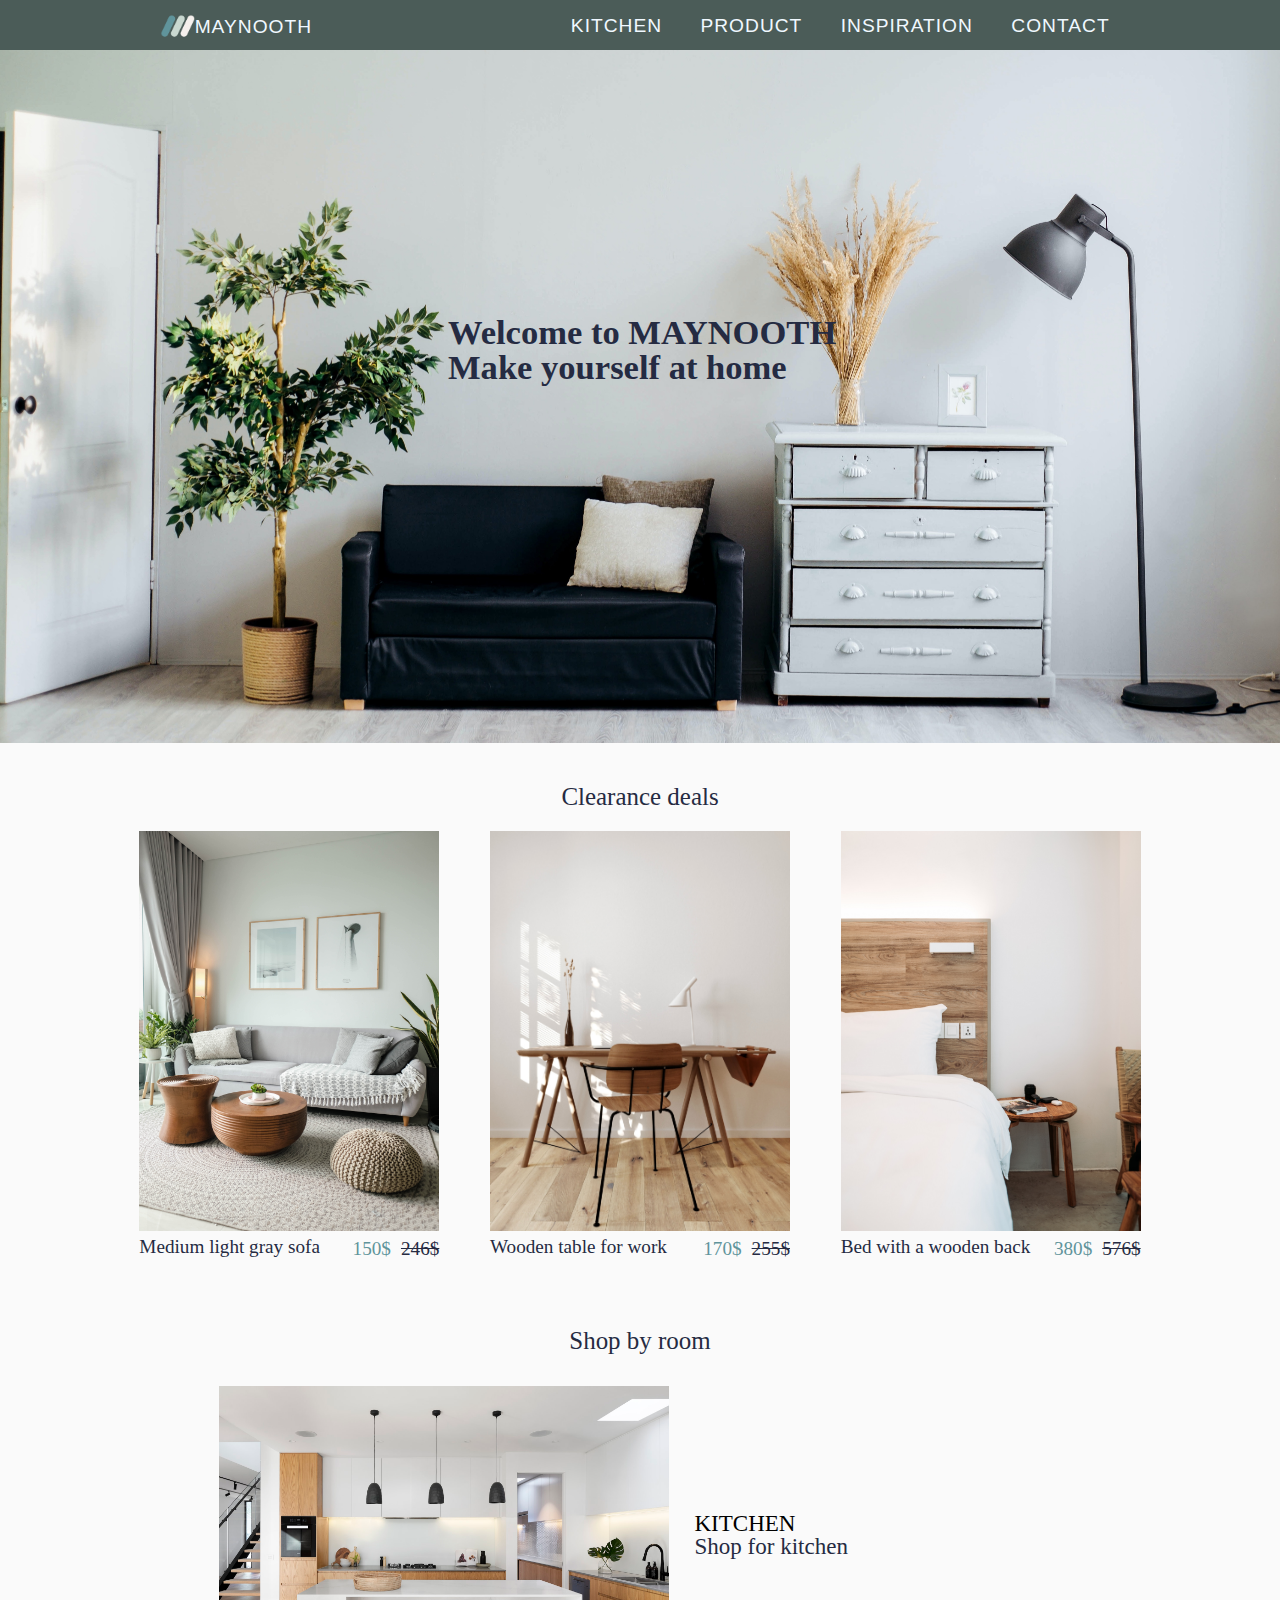
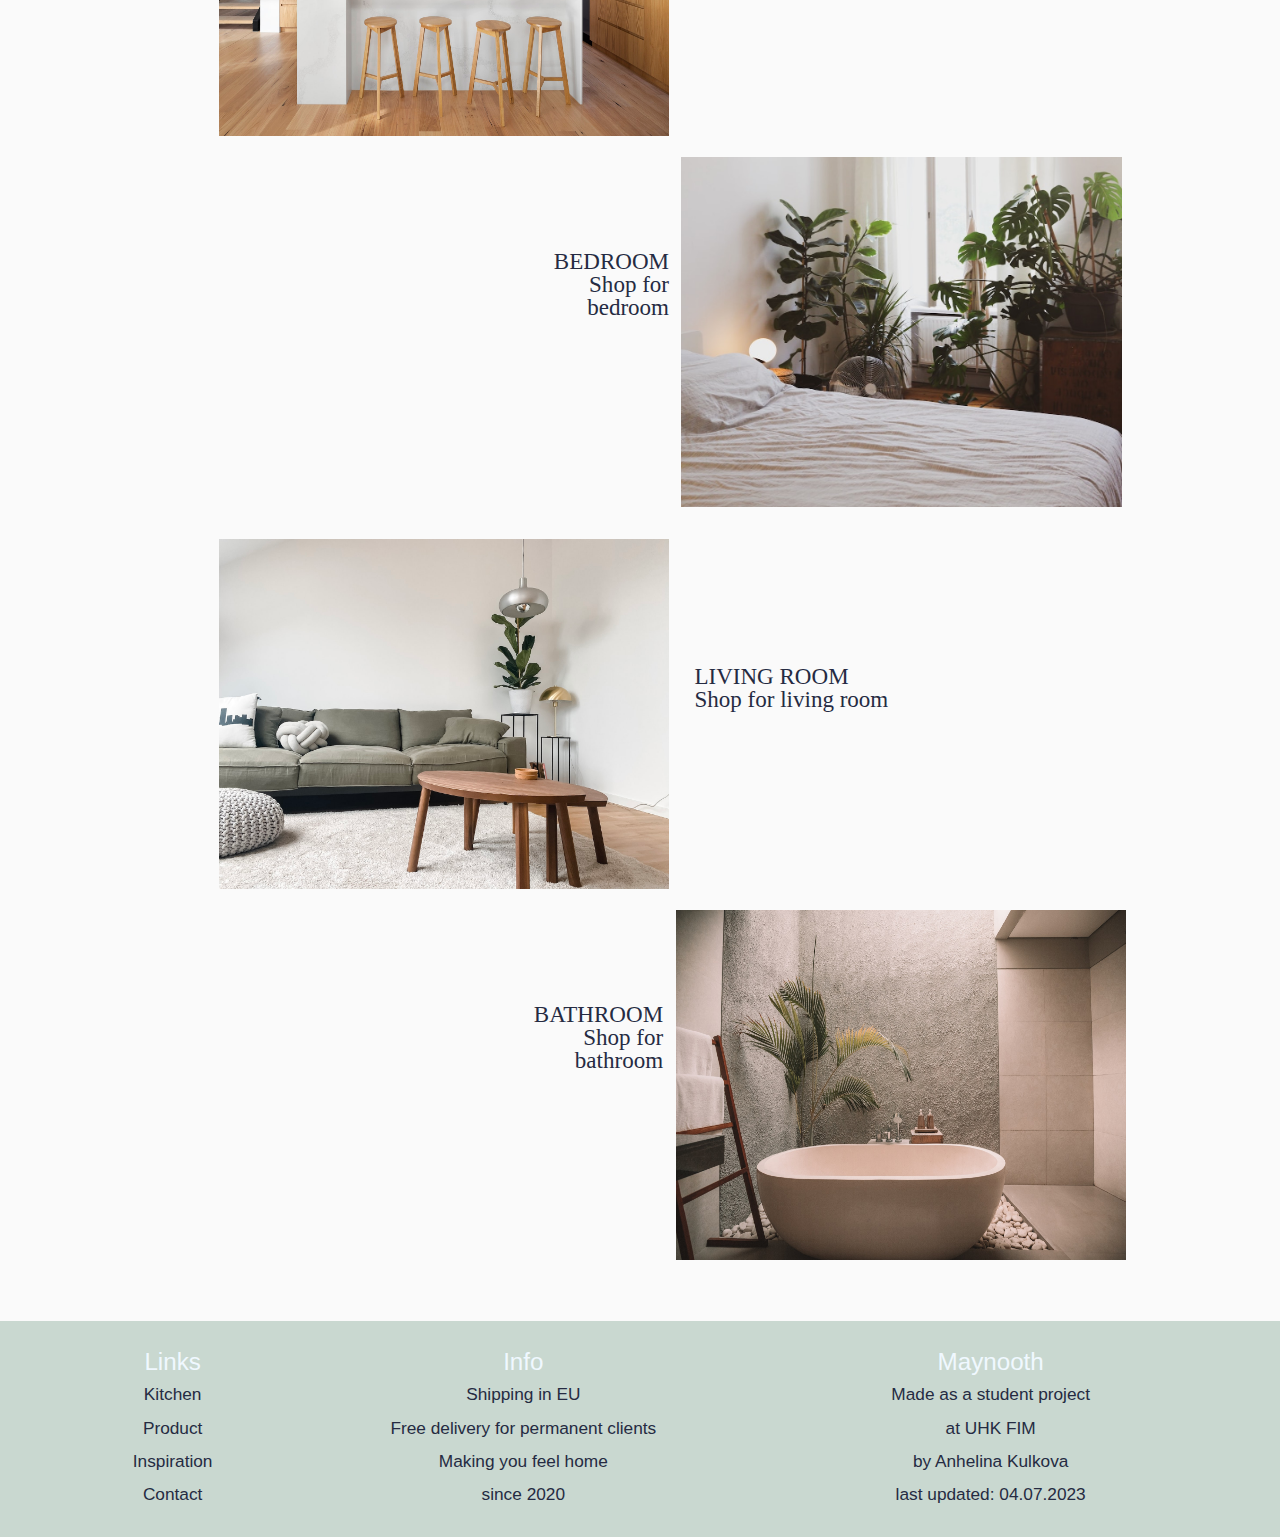
<file: index.html>
<!DOCTYPE html>
<html lang="en">
<head> <meta charset="UTF-8">
    <meta http-equiv="X-UA-Compatible" content="IE=edge">
    <meta name="viewport" content="wdth=device-width, initial-scale=1.0">
    <title>Maynooth</title>
    <link rel="icon" type="image/x-icon" href="pictures/logo/favicon.png">
    <link rel="stylesheet" href="style1.css">
</head>
<body> 
    <header class="header"> 
        <span class = "logo-pic">
            <a class = "logoN" href="index.html"> <img src = "pictures/logo/maynoothLOGO.png" width="37" height="25" alt="logo">MAYNOOTH</a>
        </span>
         <!-- Hamburger icon -->
        
            <input class="side-menu" type="checkbox" id="side-menu">
            <label class="hamb" for="side-menu">
                <span class="hamb-line"></span>
            </label>
        
        <nav class="nav"> 
    
                <ul class="menu">
                    <li class = "nav_item">
                        <p><a href="kitchen.html">KITCHEN</a></p>
                    </li>
                    <li class = "nav_item">
                        <p><a href="product.html">PRODUCT</a></p>
                    </li>
                    <li class = "nav_item">
                        <p><a href="inspiration.html">INSPIRATION</a></p>
                    </li>
                    <li class = "nav_item">
                        <p><a href="contactUs.html">CONTACT</a></p> 
                    </li> 
                </ul>
        </nav>
        </header>

    <main> 
        <div class="home-welcome">
            <div class = "welcome-pic">
                <img src = "pictures/main/MainPic.jpg" alt="main picture" id="bigPic">
                <div class="welcome-text">
                    <p>Welcome to MAYNOOTH</p>
                    <p>Make yourself at home</p>
                </div>
            </div>
        </div>   


        <div class="clearance_main__container">
            <h2>Clearance deals </h2> 

            <div class="clearance_main">
                <div>
                    <img src = "pictures/main/greySofa.jpg"
                            alt="light gray sofa" width="300" height="400">
                    <div class="clearance-capt">
                        <p>Medium light gray sofa</p>
                        <div class="cl-price-capt"> 
                            <p class="new-price">150$</p>
                            <p class="old-price">246$</p>
                        </div>
                    </div>
                </div>
                
                <div>
                    <img src = "pictures/main/workingTable.jpg"
                            alt="wooden table" width="300" height="400">
                            <div class="clearance-capt">
                                <p>Wooden table for work</p>
                                <div class="cl-price-capt"> 
                                    <p class="new-price">170$</p>
                                    <p class="old-price">255$</p>
                                </div>
                            </div>
                </div>
                
                <div>
                    <img src = "pictures/main/clearanceBed.jpg"
                            alt="Bed with a wooden back" width="300" height="400">
                            <div class="clearance-capt">
                                <p>Bed with a wooden back</p>
                                <div class="cl-price-capt"> 
                                    <p class="new-price">380$</p>
                                    <p class="old-price">576$</p>
                                </div>
                            </div>
                </div>
           
            </div>           
        </div>
    
    <div class ="shopByRoom__container"> 
        <h2> Shop by room</h2>
        <div  class="room1">
            <img src = "pictures/main/MainKitchen.jpeg"
            alt="Kitchen" width="450" height="350">
            <div class="room-text"><a href = "kitchen.html"> KITCHEN </a> 
                <p>Shop for kitchen</p>
            </div>
        </div>
        <div  class="room2">
            <div class="room-text nd_room"> BEDROOM 
                <p>Shop for bedroom</p>
            </div>
            <img src = "pictures/main/MainBedroom.jpeg"
            alt="Bedroom" width="450" height="350">
            
        </div>

        <div  class="room1">
            <img src = "pictures/main/MainLivingRoom.jpeg"
            alt="Living Room" width="450" height="350">
            <div class="room-text"> LIVING ROOM
                <p>Shop for living room</p>
            </div>
        </div>

        
        <div class="room2">
            <div class="room-text nd_room"> BATHROOM
                <p>Shop for bathroom</p>
            </div>
            <img src = "pictures/main/MainBathroom.jpeg"
            alt="Bathroom" width="450" height="350">
        </div>
    </div>   
        
    
    
    
    </main>

    <footer>
        <div class = "footer__container">
          <div class=" footer-cont1"> 
            <div class="footer_block"> 
              <p>Links</p>
              <div> 
                <ul class="f-menu">
                  <li class = "f-item">
                      <p><a href="kitchen.html">Kitchen</a></p>
                  </li>
                  <li class = "f-item">
                      <p><a href="product.html">Product</a></p>
                  </li>
                  <li class = "f-item">
                      <p><a href="inspiration.html">Inspiration</a></p>
                  </li>
                  <li class = "f-item">
                      <p><a href="contactUs.html">Contact</a></p> 
                  </li> 
                </ul> 
    
              </div>
            </div>
            <div class="footer_block"> 
              <p>Info</p>
              <div>
                <p>Shipping in EU</p>
                <p>Free delivery for permanent clients</p>
                <p>Making you feel home</p>
                <p>since 2020</p>
              </div>
            </div>
          </div>

          <div class="footer-cont"> 
            <div class="footer_end"> 
              <p>Maynooth</p>
              <p>Made as a student project</p>
              <p>at UHK FIM</p>
              <p>by Anhelina Kulkova</p>
              <p>last updated: 04.07.2023</p>
            </div>
           </div>
        </div>
      </footer> 
</body>
</html>
</file>
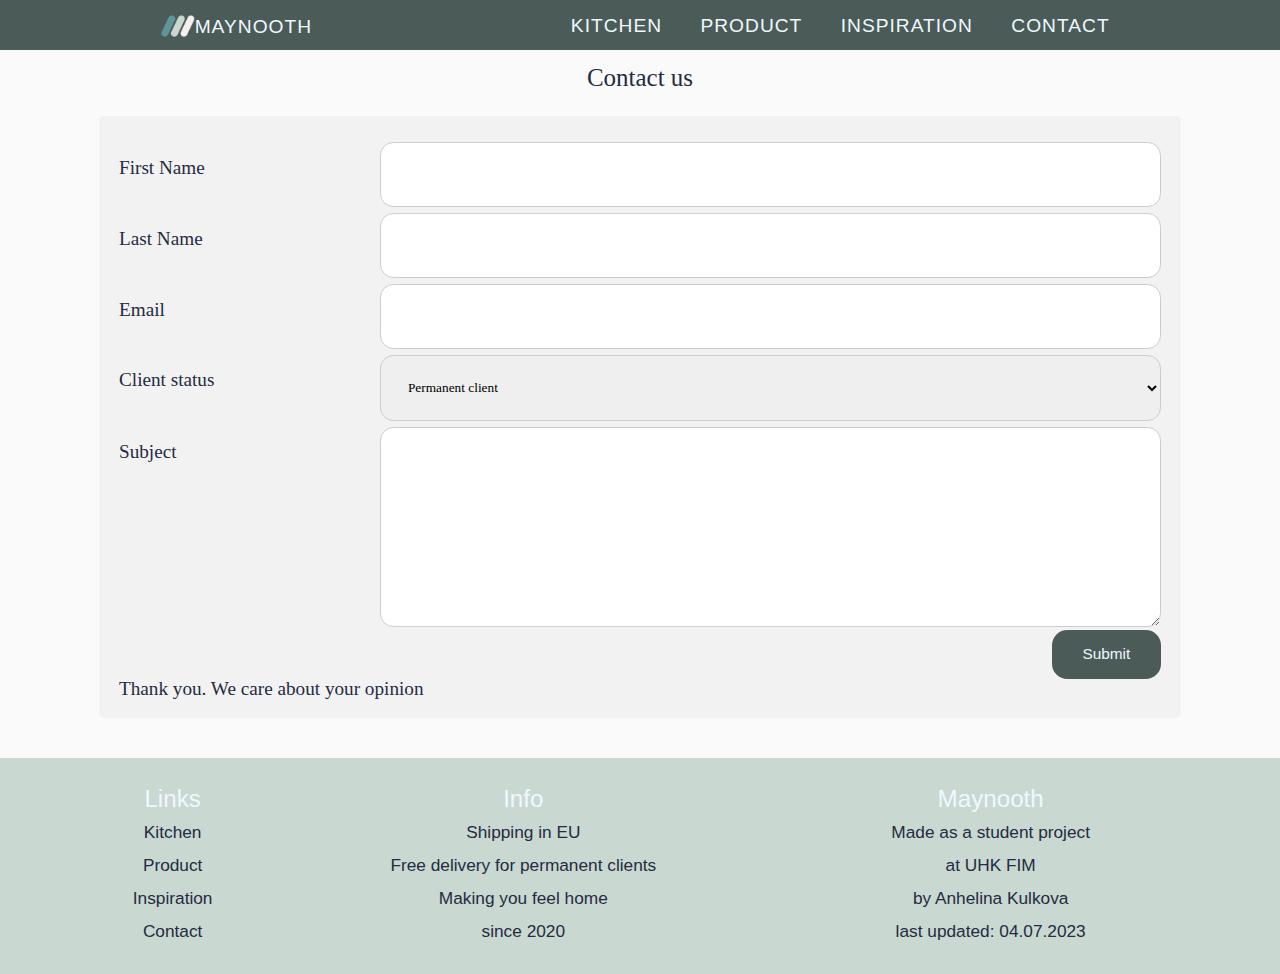
<file: contactUs.html>
<!DOCTYPE html>
<html lang="en">
<head> <meta charset="UTF-8">
    <meta http-equiv="X-UA-Compatible" content="IE=edge">
    <meta name="viewport" content="wdth=device-width, initial-scale=1.0">
    <title>Maynooth</title>
    <link rel="icon" type="image/x-icon" href="pictures/logo/favicon.png">
    <link rel="stylesheet" href="style1.css">
</head>

<body>
  <header class="header"> 
    <!-- Top Navigation Menu -->
<!-- <div class ="nav-vis-cont"> -->
    <span class = "logo-pic">
        <a class = "logoN" href="index.html"> <img src = "pictures/logo/maynoothLOGO.png" width="37" height="25" alt="logo">MAYNOOTH</a>
    </span>
     <!-- Hamburger icon -->
    
        <input class="side-menu" type="checkbox" id="side-menu">
        <label class="hamb" for="side-menu">
            <span class="hamb-line"></span>
        </label>
    
<!-- </div> -->
    <nav class="nav"> 

            <ul class="menu">
                <!-- <li class = "nav_item">
                    <div class ="logo"><a class = "logo-im" href="homeMaynooth.html"> <p>MAYNOOTH</p></a></div>
                </li> -->
                <li class = "nav_item">
                    <p><a href="kitchen.html">KITCHEN</a></p>
                </li>
                <li class = "nav_item">
                    <p><a href="product.html">PRODUCT</a></p>
                </li>
                <li class = "nav_item">
                    <p><a href="inspiration.html">INSPIRATION</a></p>
                </li>
                <li class = "nav_item">
                    <p><a href="contactUs.html">CONTACT</a></p> 
                </li> 
            </ul>
    </nav>
    </header>

<main>
  <div class="contact-title">
    <h2>Contact us</h2>
  </div>
    <div class="form__container">
        <form action="/action_page.php">
          <div class="row-cont">
            <div class="col-25">
              <label for="fname">First Name</label>
            </div>
            <div class="col-75">
              <input type="text" id="fname" name="fname">
            </div>
          </div>
          <div class="row-cont">
            <div class="col-25">
              <label for="lname">Last Name</label>
            </div>
            <div class="col-75">
              <input type="text" id="lname" name="lname">
            </div>
          </div>
          <div class="row-cont">
            <div class="col-25">
              <label for="email">Email</label>
            </div>
            <div class="col-75">
              <input type="text" id="email" name="email">
            </div>
          </div>
          <div class="row-cont">
            <div class="col-25">
              <label for="status">Client status</label>
            </div>
            <div class="col-75">
              <select id="status" name="status">
                <option value="permanent">Permanent client</option>
                <option value="once">Regular client</option>
                <option value="new">New client</option>
              </select>
            </div>
          </div>
          <div class="row-cont">
            <div class="col-25">
              <label for="subject">Subject</label>
            </div>
            <div class="col-75">
              <textarea id="subject" name="subject" style="height:200px"></textarea>
            </div>
          </div>
          <div class="row-cont">
            <input type="submit" value="Submit">
          </div>
        </form>
        <p> Thank you. We care about your opinion</p>

      </div>
</main>
  <footer>
    <div class = "footer__container">
      <div class=" footer-cont1"> 
        <div class="footer_block"> 
          <p>Links</p>
          <div> 
            <ul class="f-menu">
              <li class = "f-item">
                  <p><a href="kitchen.html">Kitchen</a></p>
              </li>
              <li class = "f-item">
                  <p><a href="product.html">Product</a></p>
              </li>
              <li class = "f-item">
                  <p><a href="inspiration.html">Inspiration</a></p>
              </li>
              <li class = "f-item">
                  <p><a href="contactUs.html">Contact</a></p> 
              </li> 
          </ul> 

            </div>
        </div>
        <div class="footer_block"> 
          <p>Info</p>
          <div>
            <p>Shipping in EU</p>
            <p>Free delivery for permanent clients</p>
            <p>Making you feel home</p>
            <p>since 2020</p>
          </div>
        </div>
        <!-- <div class="footer_block"> 
            Footer 3
        </div> -->
      </div>
      <div class="footer-cont"> 
        <div class="footer_end"> 
          <p>Maynooth</p>
          <p>Made as a student project</p>
          <p>at UHK FIM</p>
          <p>by Anhelina Kulkova</p>
          <p>last updated: 04.07.2023</p>
        </div>
      </div>
    </div>
  </footer> 
</body>
</html>
</file>
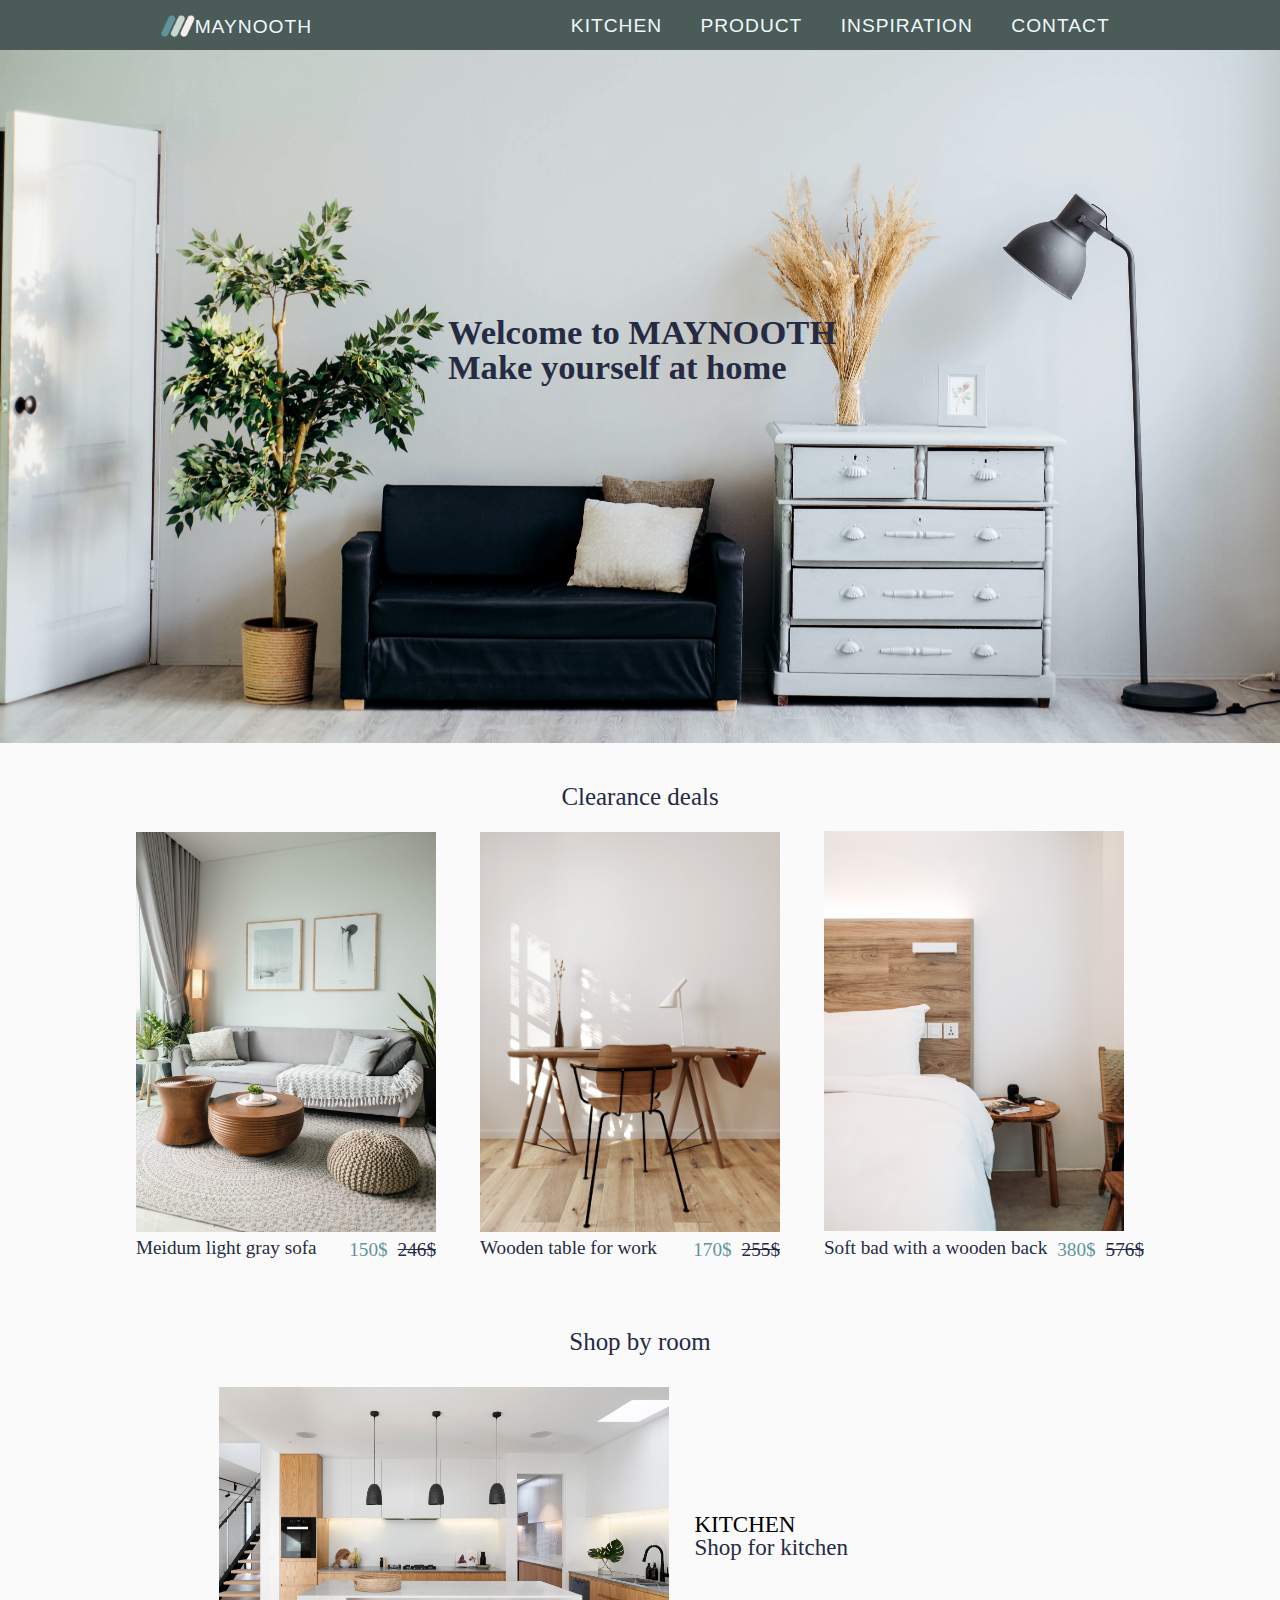
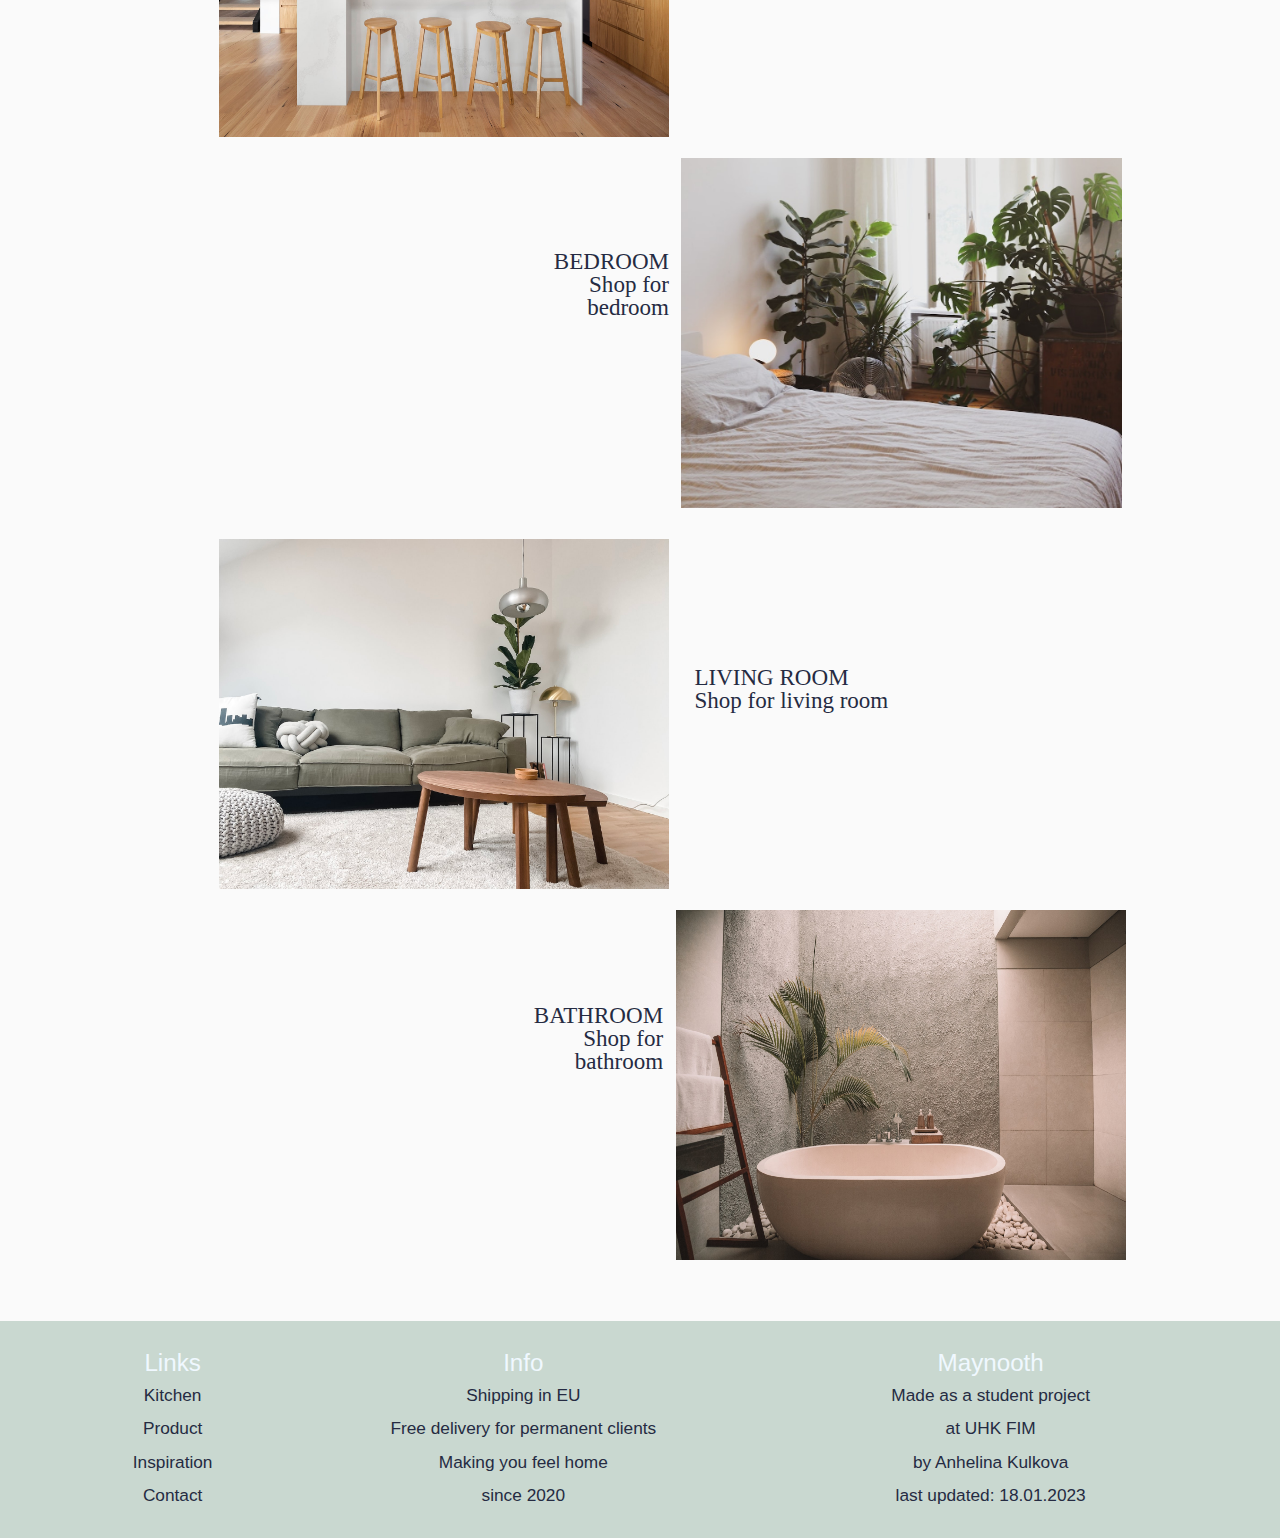
<file: homeMaynooth.html>
<!DOCTYPE html>
<html lang="en">
<head> <meta charset="UTF-8">
    <meta http-equiv="X-UA-Compatible" content="IE=edge">
    <meta name="viewport" content="wdth=device-width, initial-scale=1.0">
    <title>Maynooth</title>
    <link rel="icon" type="image/x-icon" href="pictures/logo/favicon.png">
    <link rel="stylesheet" href="style1.css">
</head>
<body> 
    <header class="header"> 
        <span class = "logo-pic">
            <a class = "logoN" href="homeMaynooth.html"> <img src = "pictures/logo/maynoothLOGO.png" width="37" height="25" alt="logo">MAYNOOTH</a>
        </span>
         <!-- Hamburger icon -->
        
            <input class="side-menu" type="checkbox" id="side-menu">
            <label class="hamb" for="side-menu">
                <span class="hamb-line"></span>
            </label>
        
        <nav class="nav"> 
    
                <ul class="menu">
                    <li class = "nav_item">
                        <p><a href="kitchen.html">KITCHEN</a></p>
                    </li>
                    <li class = "nav_item">
                        <p><a href="product.html">PRODUCT</a></p>
                    </li>
                    <li class = "nav_item">
                        <p><a href="inspiration.html">INSPIRATION</a></p>
                    </li>
                    <li class = "nav_item">
                        <p><a href="contactUs.html">CONTACT</a></p> 
                    </li> 
                </ul>
        </nav>
        </header>

    <main> 
        <div class="home-welcome">
            <div class = "welcome-pic">
                <img src = "pictures/main/MainPic.jpg" alt="main picture" id="bigPic">
                <div class="welcome-text">
                    <p>Welcome to MAYNOOTH</p>
                    <p>Make yourself at home</p>
                </div>
            </div>
        </div>   


        <div class="clearance_main__container">
            <h2>Clearance deals </h2> 

            <div class="clearance_main">
                <div>
                    <img src = "pictures/main/greySofa.jpg"
                            alt="light gray sofa" width="300" height="400">
                    <div class="clearance-capt">
                        <p>Meidum light gray sofa</p>
                        <div class="cl-price-capt"> 
                            <p class="new-price">150$</p>
                            <p class="old-price">246$</p>
                        </div>
                    </div>
                </div>
                
                <div>
                    <img src = "pictures/main/workingTable.jpg"
                            alt="wooden table" width="300" height="400">
                            <div class="clearance-capt">
                                <p>Wooden table for work</p>
                                <div class="cl-price-capt"> 
                                    <p class="new-price">170$</p>
                                    <p class="old-price">255$</p>
                                </div>
                            </div>
                </div>
                
                <div>
                    <img src = "pictures/main/clearanceBed.jpg"
                            alt="Bed with a wooden back" width="300" height="400">
                            <div class="clearance-capt">
                                <p>Soft bad with a wooden back</p>
                                <div class="cl-price-capt"> 
                                    <p class="new-price">380$</p>
                                    <p class="old-price">576$</p>
                                </div>
                            </div>
                </div>
           
            </div>           
        </div>
    
    <div class ="shopByRoom__container"> 
        <h2> Shop by room</h2>
        <div  class="room1">
            <img src = "pictures/main/MainKitchen.jpeg"
            alt="Kitchen" width="450" height="350">
            <div class="room-text"><a href = "kitchen.html"> KITCHEN </a> 
                <p>Shop for kitchen</p>
            </div>
        </div>
        <div  class="room2">
            <div class="room-text nd_room"> BEDROOM 
                <p>Shop for bedroom</p>
            </div>
            <img src = "pictures/main/MainBedroom.jpeg"
            alt="Bedroom" width="450" height="350">
            
        </div>

        <div  class="room1">
            <img src = "pictures/main/MainLivingRoom.jpeg"
            alt="Living Room" width="450" height="350">
            <div class="room-text"> LIVING ROOM
                <p>Shop for living room</p>
            </div>
        </div>

        
        <div class="room2">
            <div class="room-text nd_room"> BATHROOM
                <p>Shop for bathroom</p>
            </div>
            <img src = "pictures/main/MainBathroom.jpeg"
            alt="Bathroom" width="450" height="350">
        </div>
    </div>   
        
    
    
    
    </main>

    <footer>
        <div class = "footer__container">
          <div class=" footer-cont1"> 
            <div class="footer_block"> 
              <p>Links</p>
              <div> 
                <ul class="f-menu">
                  <li class = "f-item">
                      <p><a href="kitchen.html">Kitchen</a></p>
                  </li>
                  <li class = "f-item">
                      <p><a href="product.html">Product</a></p>
                  </li>
                  <li class = "f-item">
                      <p><a href="inspiration.html">Inspiration</a></p>
                  </li>
                  <li class = "f-item">
                      <p><a href="contactUs.html">Contact</a></p> 
                  </li> 
                </ul> 
    
              </div>
            </div>
            <div class="footer_block"> 
              <p>Info</p>
              <div>
                <p>Shipping in EU</p>
                <p>Free delivery for permanent clients</p>
                <p>Making you feel home</p>
                <p>since 2020</p>
              </div>
            </div>
          </div>

          <div class="footer-cont"> 
            <div class="footer_end"> 
              <p>Maynooth</p>
              <p>Made as a student project</p>
              <p>at UHK FIM</p>
              <p>by Anhelina Kulkova</p>
              <p>last updated: 18.01.2023</p>
            </div>
           </div>
        </div>
      </footer> 
</body>
</html>
</file>
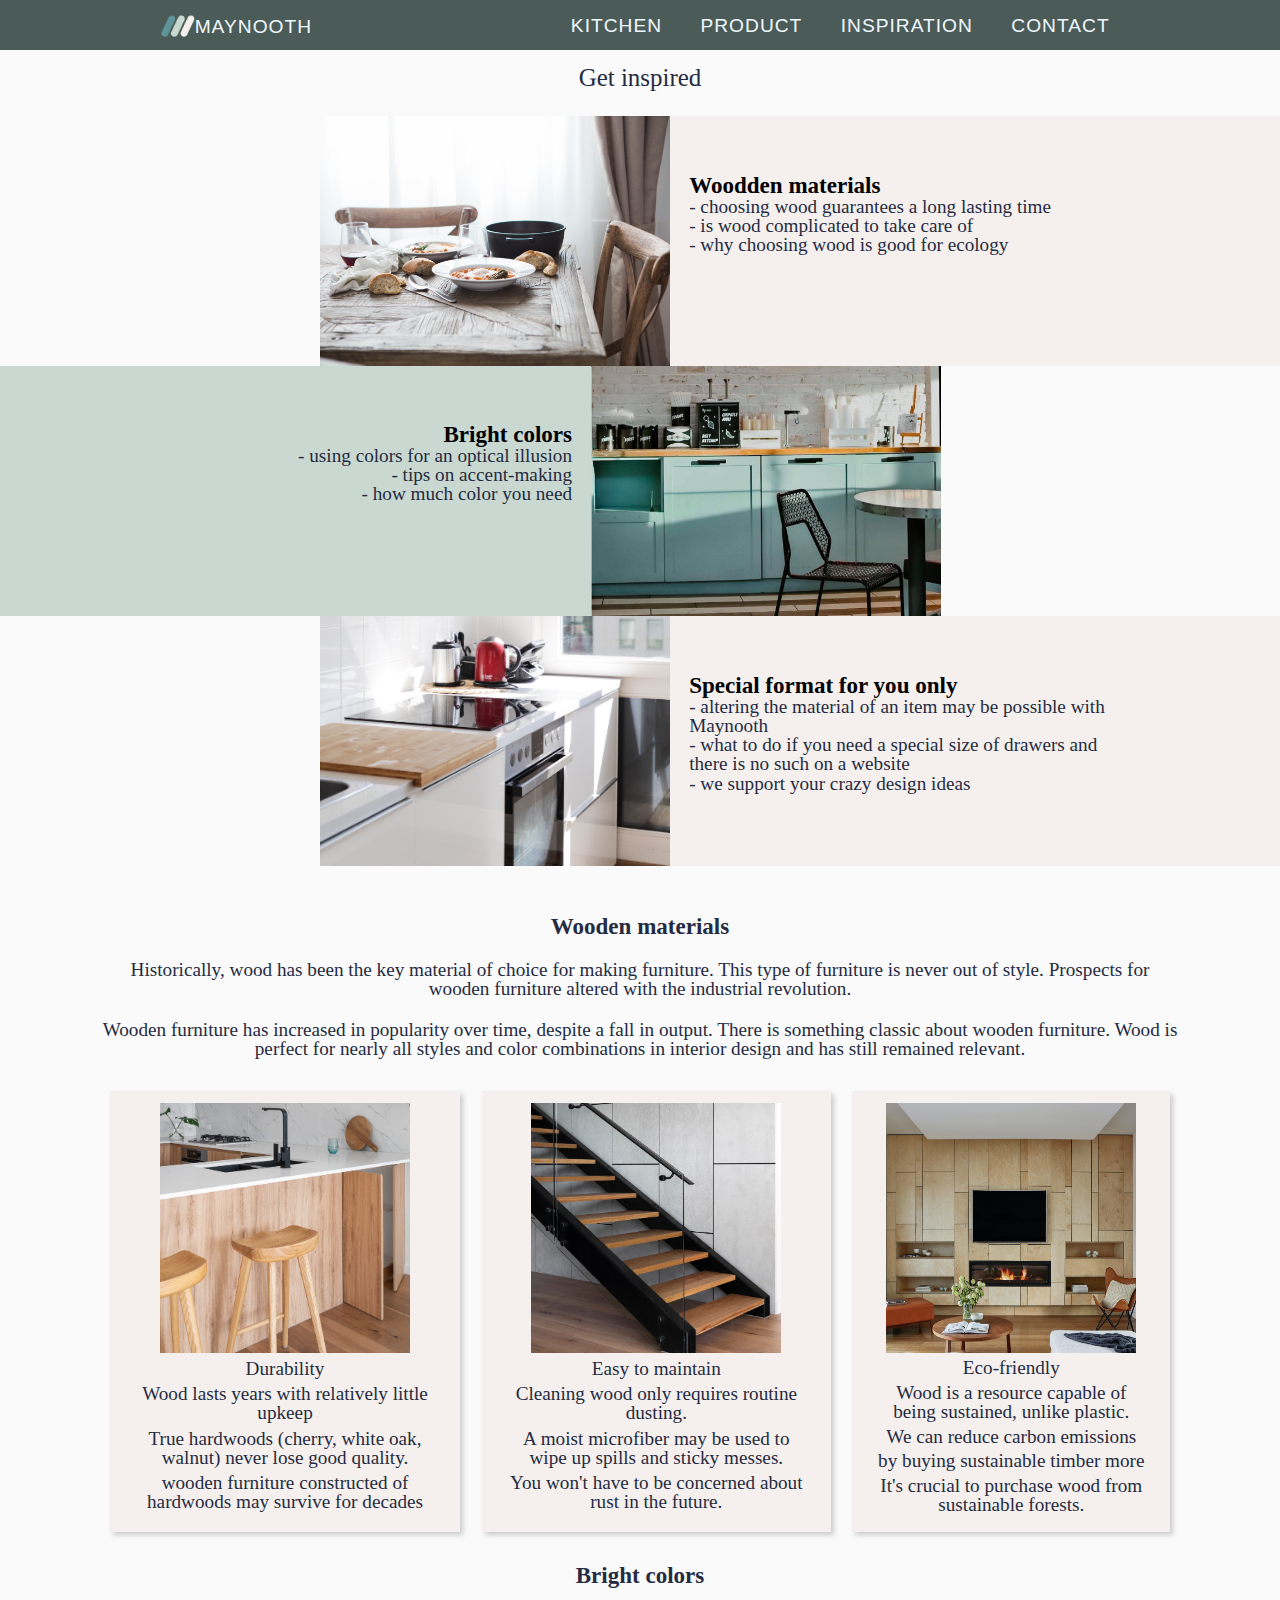
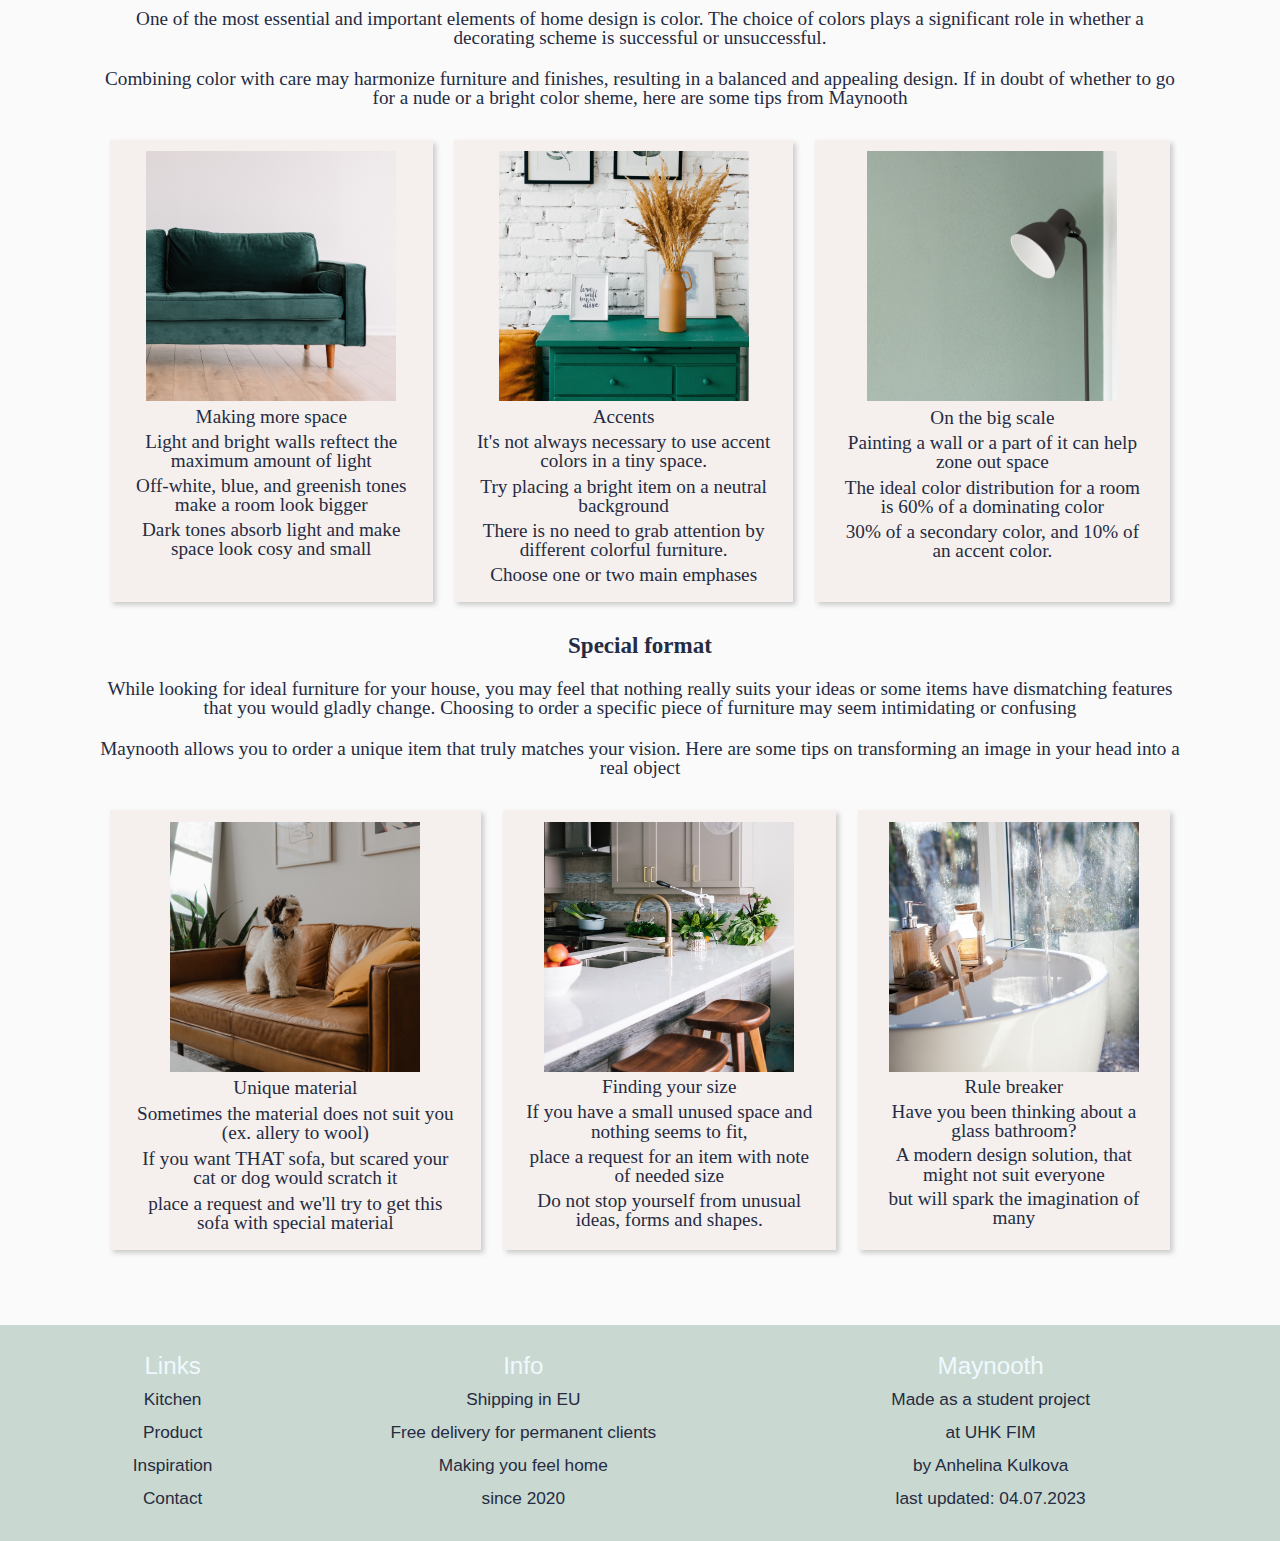
<file: inspiration.html>
<!DOCTYPE html>
<html lang="en">
<head> <meta charset="UTF-8">
    <meta http-equiv="X-UA-Compatible" content="IE=edge">
    <meta name="viewport" content="wdth=device-width, initial-scale=1.0">
    <title>Maynooth</title>
    <link rel="icon" type="image/x-icon" href="pictures/logo/favicon.png">
    <link rel="stylesheet" href="style1.css">
</head>
<body> 
    <header class="header"> 
        <!-- Top Navigation Menu -->
        <span class = "logo-pic">
            <a class = "logoN" href="index.html"> <img src = "pictures/logo/maynoothLOGO.png" width="37" height="25" alt="logo">MAYNOOTH</a>
        </span>
         <!-- Hamburger icon -->
        
            <input class="side-menu" type="checkbox" id="side-menu">
            <label class="hamb" for="side-menu">
                <span class="hamb-line"></span>
            </label>
        
        <nav class="nav"> 

                <ul class="menu">
                    <li class = "nav_item">
                        <p><a href="kitchen.html">KITCHEN</a></p>
                    </li>
                    <li class = "nav_item">
                        <p><a href="product.html">PRODUCT</a></p>
                    </li>
                    <li class = "nav_item">
                        <p><a href="inspiration.html">INSPIRATION</a></p>
                    </li>
                    <li class = "nav_item">
                        <p><a href="contactUs.html">CONTACT</a></p> 
                    </li> 
                </ul>
        </nav>
    </header>
<main>
    <section class="get-inspired">
        <h2>Get inspired</h2>
        <div class ="ideas">
            <div class = "ideas-pic id1">
                <img src="pictures/insp/inspTable.jpg"  alt="Wooden materials" width="350" height="250">
                <div class = "lightbg">
                    <div class = "ideas-text">
                        <h3><a href = "#article1">Woodden materials</a></h3>
                        <ul>
                            <li>- choosing wood guarantees a long lasting time</li>
                            <li>- is wood complicated to take care of </li>
                            <li>- why choosing wood is good for ecology</li>
                        </ul>
                    </div>
                </div>
            </div>
            <div class = "ideas-pic id2">
                <div class = "bluebg">
                    <div class = "ideas-text">
                        <h3><a href = "#article2">Bright colors</a></h3>
                        <ul>
                            <li>- using colors for an optical illusion</li>
                            <li>- tips on accent-making</li>
                            <li>- how much color you need</li>
                        </ul>
                    </div>
                </div>
                <img src="pictures/insp/inspBlueDr.png"  alt="Blue drawers" width="350" height="250">

            </div>
            <div class = "ideas-pic id1">
                <img src="pictures/insp/inspSpecial.jpg"  alt="Special furniture" width="350" height="250">
                <div class = "lightbg">
                    <div class = "ideas-text">
                        <h3><a href = "#article3">Special format for you only</a></h3>
                        <ul> 
                            <li>- altering the material of an item may be possible with Maynooth</li>
                            <li>- what to do if you need a special size of drawers and 
                                there is no such on a website</li>                          
                            <li>- we support your crazy design ideas</li>
                        </ul>
                    </div>
                </div>
            </div>
        </div>
    </section>
    
    <section class="articles__container">
        <div id="article1" class="article1-class">
            <div class="art-text"> 
                <div class="article-name">
                    <h3>Wooden materials</h3>
                </div>
                <p>Historically, wood has been the key material of choice for making furniture. This type of furniture is never out of style. Prospects for wooden furniture altered with the industrial revolution.</p>
                <p>Wooden furniture has increased in popularity over time, despite a fall in output. There is something classic about wooden furniture. Wood is perfect for nearly all styles and color combinations in interior design and has still remained relevant.</p>
            </div>
            <div class="art-tips">
                <div class ="tip tip1">
                    <img src="pictures/insp/inspWChairs.jpg" width="250" height="250" alt="Wooden kitchen chairs">
                    <div class = "tip-text">
                        <p>Durability</p>
                        <p>Wood lasts years with relatively little upkeep</p>
                        <p>True hardwoods (cherry, white oak, walnut) never lose good quality. </p> 
                        <p> wooden furniture constructed of hardwoods may survive for decades</p>
                    </div>
                </div>
                <div class ="tip">
                    <img src="pictures/insp/woodenStairs.jpg" width="250" height="250" alt="Wooden stairs">
                    <div class = "tip-text">
                        <p>Easy to maintain</p>
                        <p>Cleaning wood only requires routine dusting.</p>
                        <p>A moist microfiber may be used to wipe up spills and sticky messes.</p>
                        <p>You won't have to be concerned about rust in the future.</p> 
                    </div>
                </div>
                <div class ="tip">
                    <img src="pictures/insp/woodenWall.jpg" width="250" height="250" alt="Wooden wall">
                    <div class = "tip-text">
                        <p>Eco-friendly</p>
                        <p>Wood is a resource capable of being sustained, unlike plastic.</p>
                        <p>We can reduce carbon emissions</p> 
                        <p>by buying sustainable timber more</p>
                        <p>It's crucial to purchase wood from sustainable forests.</p>
                    </div>
                </div>
            </div>
        </div>
        <div id="article2" class="article2-class">
            <div class="art-text"> 
                <div class="article-name">
                    <h3>Bright colors</h3>
                </div>
                <p>One of the most essential and important elements of home design is color. The choice of colors plays a significant role in whether a decorating scheme is successful or unsuccessful.</p>
                <p>Combining color with care may harmonize furniture and finishes, resulting in a balanced and appealing design. If in doubt of whether to go for a nude or a bright color sheme, here are some tips from Maynooth</p>
            </div>
            <div class="art-tips">
                <div class ="tip">
                    <img src="pictures/insp/brightSofa.jpg" width="250" height="250" alt="Emerald sofa">
                    <div class = "tip-text">
                        <p>Making more space</p>
                        <p>Light and bright walls reftect the maximum amount of light</p>
                        <p>Off-white, blue, and greenish tones make a room look bigger</p> 
                        <p>Dark tones absorb light and make space look cosy and small</p>
                    </div>
                </div>
                <div class ="tip">
                    <img src="pictures/insp/brightDrawer.jpg" width="250" height="250" alt="Green drawers">
                    <div class = "tip-text">
                        <p>Accents</p>
                        <p>It's not always necessary to use accent colors in a tiny space.</p>
                        <p>Try placing a bright item on a neutral background</p> 
                        <p>There is no need to grab attention by different colorful furniture.</p>
                        <p>Choose one or two main emphases</p>
                    </div>
                </div>
                <div class ="tip">
                    <img src="pictures/insp/brightLamp.jpg" width="250" height="250" alt="Lamp">
                    <div class = "tip-text">
                        <p>On the big scale</p>
                        <p>Painting a wall or a part of it can help zone out space</p>
                        <p>The ideal color distribution for a room is 60% of a dominating color</p> 
                        <p>30% of a secondary color, and 10% of an accent color.</p>
                    </div>
                </div>
            </div>
        </div>
        <div id="article3" class="article1-class">
            <div class="art-text"> 
                <div class="article-name">
                    <h3>Special format</h3>
                </div>
                <p>While looking for ideal furniture for your house, you may feel that nothing really suits your ideas or some items have dismatching features that you would gladly change. Choosing to order a specific piece of furniture may seem intimidating or confusing</p>
                <p>Maynooth allows you to order a unique item that truly matches your vision. Here are some tips on transforming an image in your head into a real object</p>
            </div>
            <div class="art-tips">
                <div class ="tip">
                    <img src="pictures/insp/specialDog.jpg" width="250" height="250" alt="Sofa for a dog">
                    <div class = "tip-text">
                        <p>Unique material</p>
                        <p>Sometimes the material does not suit you (ex. allery to wool)</p>
                        <p>If you want THAT sofa, but scared your cat or dog would scratch it</p>
                        <p>place a request and we'll try to get this sofa with special material</p> 
                    </div>
                </div>
                <div class ="tip">
                    <img src="pictures/insp/specialKitch.jpg" width="250" height="250" alt="Kitchen">
                    <div class = "tip-text">
                        <p>Finding your size</p>
                        <p>If you have a small unused space and nothing seems to fit,</p>
                        <p>place a request for an item with note of needed size</p> 
                        <p>Do not stop yourself from unusual ideas, forms and shapes.</p>
                    </div>
                </div>
                <div class ="tip">
                    <img src="pictures/insp/specialBath.jpg" width="250" height="250" alt="Glass bathroom">
                    <div class = "tip-text">
                        <p>Rule breaker</p>
                        <p>Have you been thinking about a glass bathroom?</p>
                        <p>A modern design solution, that might not suit everyone</p>
                        <p>but will spark the imagination of many</p> 
                        <p></p>
                    </div>
                </div>
            </div>
        </div>
    </section>
</main>   

<footer>
    <div class = "footer__container">
      <div class=" footer-cont1"> 
        <div class="footer_block"> 
          <p>Links</p>
          <div> 
            <ul class="f-menu">
              <li class = "f-item">
                  <p><a href="kitchen.html">Kitchen</a></p>
              </li>
              <li class = "f-item">
                  <p><a href="product.html">Product</a></p>
              </li>
              <li class = "f-item">
                  <p><a href="inspiration.html">Inspiration</a></p>
              </li>
              <li class = "f-item">
                  <p><a href="contactUs.html">Contact</a></p> 
              </li> 
          </ul> 

            </div>
        </div>
        <div class="footer_block"> 
          <p>Info</p>
          <div>
            <p>Shipping in EU</p>
            <p>Free delivery for permanent clients</p>
            <p>Making you feel home</p>
            <p>since 2020</p>
          </div>
        </div>
      </div>
      <div class="footer-cont"> 
        <div class="footer_end"> 
          <p>Maynooth</p>
          <p>Made as a student project</p>
          <p>at UHK FIM</p>
          <p>by Anhelina Kulkova</p>
          <p>last updated: 04.07.2023</p>
        </div>
      </div>
    </div>
  </footer> 

<script>
    function myFunction() {
      var x = document.getElementById("myLinks");
      if (x.style.display === "block") {
        x.style.display = "none";
      } else {
        x.style.display = "block";
      }
    }
</script>

</body>
</html>
</file>
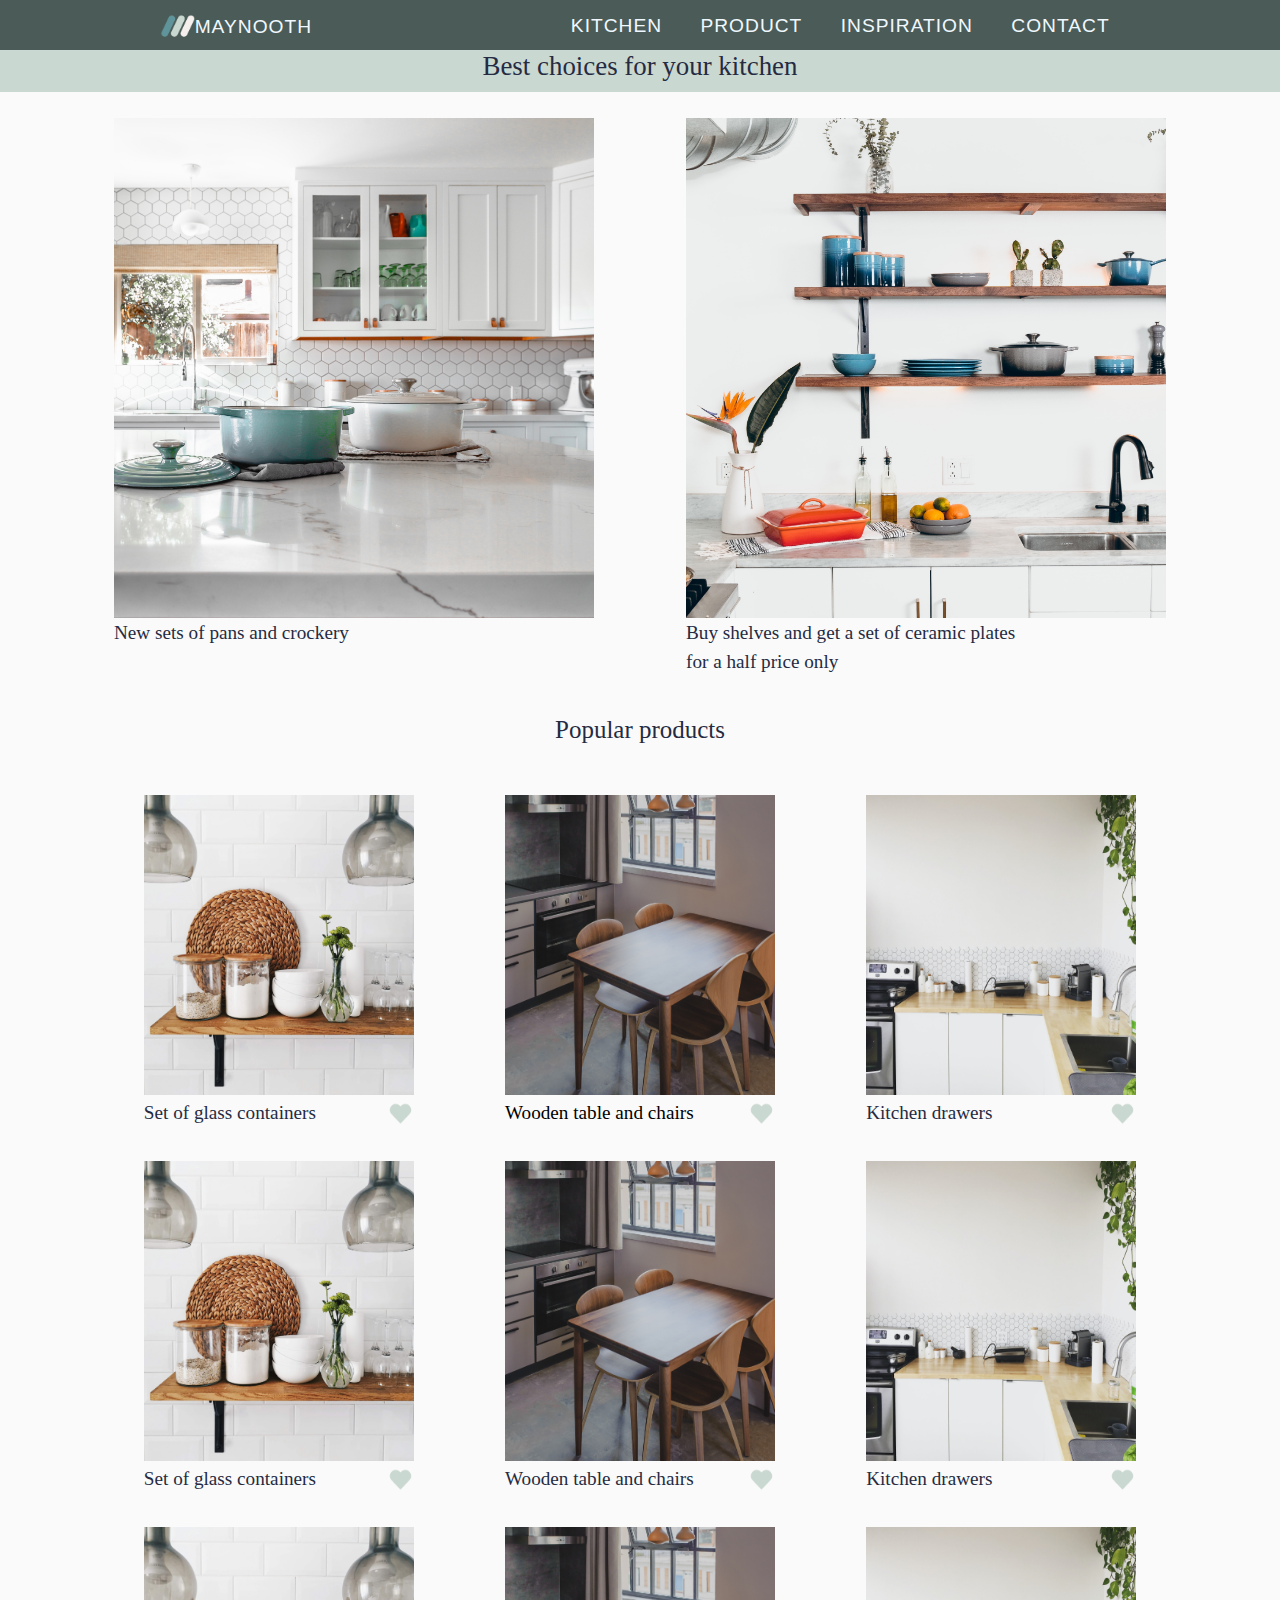
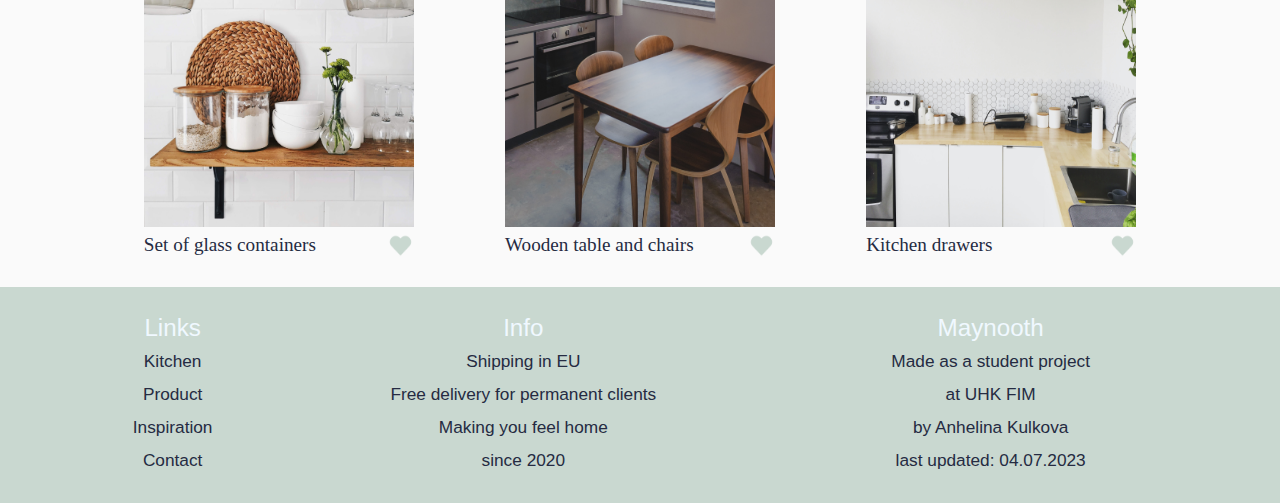
<file: kitchen.html>
<!DOCTYPE html>
<html lang="en">
<head> <meta charset="UTF-8">
    <meta http-equiv="X-UA-Compatible" content="IE=edge">
    <meta name="viewport" content="wdth=device-width, initial-scale=1.0">
    <title>Maynooth</title>
    <link rel="icon" type="image/x-icon" href="pictures/logo/favicon.png">
    <link rel="stylesheet" href="style1.css">
</head>
<body> 
    <header class="header"> 
        <!-- Top Navigation Menu -->
    <!-- <div class ="nav-vis-cont"> -->
        <span class = "logo-pic">
            <a class = "logoN" href="index.html"> <img src = "pictures/logo/maynoothLOGO.png" width="37" height="25" alt="logo">MAYNOOTH</a>
        </span>
         <!-- Hamburger icon -->
        
            <input class="side-menu" type="checkbox" id="side-menu">
            <label class="hamb" for="side-menu">
                <span class="hamb-line"></span>
            </label>
        
    <!-- </div> -->
        <nav class="nav"> 
    
                <ul class="menu">
                    <!-- <li class = "nav_item">
                        <div class ="logo"><a class = "logo-im" href="homeMaynooth.html"> <p>MAYNOOTH</p></a></div>
                    </li> -->
                    <li class = "nav_item">
                        <p><a href="kitchen.html">KITCHEN</a></p>
                    </li>
                    <li class = "nav_item">
                        <p><a href="product.html">PRODUCT</a></p>
                    </li>
                    <li class = "nav_item">
                        <p><a href="inspiration.html">INSPIRATION</a></p>
                    </li>
                    <li class = "nav_item">
                        <p><a href="contactUs.html">CONTACT</a></p> 
                    </li> 
                </ul>
        </nav>
        </header>
    <main>
        <div class = "kitchen-title"> 
            <h2>
                Best choices for your kitchen 
            </h2>
        </div>
        <div class = "kitchen__container">
            <!-- <div class = "back-to">
                <p><a href="homeMaynooth.html">Back to home page</a></p>
            </div> -->
            
            <div class = "kitchen-main_container">
                <div class="kitch-block">
                    <img src = "pictures/kitchen/main_kitch1.jpg"
                    alt="Blue pans for kitchen" width="480" height="500">
                    <p>New sets of pans and crockery</p>
                </div>
                
                <div class="kitch-block">
                    <img src = "pictures/kitchen/main_kitch2.jpg"
                    alt="Shelves and ceramic" width="480" height="500">
                        <p>Buy shelves and get a set of ceramic plates </p><p>for a half 
                            price only </p>
                </div>
            </div>
            <h2>Popular products</h2>
            <div class = "grid__container">
                    <!-- 1st row -->
                <div>
                    <img src = "pictures/kitchen/kitchGlass.jpg" width="270" height="300" alt="kitchen glass">
                    <div class = "text-heart">
                        <p>Set of glass containers</p>
                        <img src = "pictures/other/heart.png" width="27" height="25" alt="heart">
                    </div>
                </div>

                <div>
                    <img src = "pictures/kitchen/kitchTable.jpg" width="270" height="300" alt="kitchen table">
                    <div class = "text-heart">
                        <p> <a href = "product.html">Wooden table and chairs</a></p> 
                        <img src = "pictures/other/heart.png" width="27" height="25" alt="heart">
                    </div>
                </div>

                <div>
                    <img src = "pictures/kitchen/kitchDrawers.jpg" width="270" height="300" alt="kitchen drawers">
                    <div class = "text-heart">
                    <p>Kitchen drawers</p>
                    <img src = "pictures/other/heart.png" width="27" height="25" alt="heart">
                    </div>
                </div>
                    <!-- 2nd row -->
                    <div >
                        <img src = "pictures/kitchen/kitchGlass.jpg" width="270" height="300" alt="kitchen glass">
                        <div class = "text-heart">
                            <p>Set of glass containers</p>
                            <img src = "pictures/other/heart.png" width="27" height="25" alt="heart">
                        </div>
                    </div>
    
                    <div>
                        <img src = "pictures/kitchen/kitchTable.jpg" width="270" height="300" alt="kitchen table">
                        <div class = "text-heart">
                            <p>Wooden table and chairs</p> 
                            <img src = "pictures/other/heart.png" width="27" height="25" alt="heart">
                        </div>
                    </div>
    
                    <div>
                        <img src = "pictures/kitchen/kitchDrawers.jpg" width="270" height="300" alt="kitchen drawers">
                        <div class = "text-heart">
                        <p>Kitchen drawers</p>
                        <img src = "pictures/other/heart.png" width="27" height="25"  alt="heart">
                        </div>
                    </div>
                    <!-- 3rd row -->
                    <div>
                        <img src = "pictures/kitchen/kitchGlass.jpg" width="270" height="300" alt="kitchen glass">
                        <div class = "text-heart">
                            <p>Set of glass containers</p>
                            <img src = "pictures/other/heart.png" width="27" height="25"  alt="heart">
                        </div>
                    </div>
    
                    <div>
                        <img src = "pictures/kitchen/kitchTable.jpg" width="270" height="300" alt="kitchen table">
                        <div class = "text-heart">
                            <p>Wooden table and chairs</p> 
                            <img src = "pictures/other/heart.png" width="27" height="25"  alt="heart">
                        </div>
                    </div>
    
                    <div>
                        <img src = "pictures/kitchen/kitchDrawers.jpg" width="270" height="300" alt="kitchDrawers">
                        <div class = "text-heart">
                        <p>Kitchen drawers</p>
                        <img src = "pictures/other/heart.png" width="27" height="25" alt="heart">
                        </div>
                    </div>
                
            </div>
            
        </div>
    </main>

    <footer>
        <div class = "footer__container">
          <div class=" footer-cont1"> 
            <div class="footer_block"> 
              <p>Links</p>
              <div> 
                <ul class="f-menu">
                  <li class = "f-item">
                      <p><a href="kitchen.html">Kitchen</a></p>
                  </li>
                  <li class = "f-item">
                      <p><a href="product.html">Product</a></p>
                  </li>
                  <li class = "f-item">
                      <p><a href="inspiration.html">Inspiration</a></p>
                  </li>
                  <li class = "f-item">
                      <p><a href="contactUs.html">Contact</a></p> 
                  </li> 
              </ul> 
    
                </div>
            </div>
            <div class="footer_block"> 
              <p>Info</p>
              <div>
                <p>Shipping in EU</p>
                <p>Free delivery for permanent clients</p>
                <p>Making you feel home</p>
                <p>since 2020</p>
              </div>
            </div>
            <!-- <div class="footer_block"> 
                Footer 3
            </div> -->
          </div>
          <div class="footer-cont"> 
            <div class="footer_end"> 
              <p>Maynooth</p>
              <p>Made as a student project</p>
              <p>at UHK FIM</p>
              <p>by Anhelina Kulkova</p>
              <p>last updated: 04.07.2023</p>
            </div>
          </div>
        </div>
      </footer> 

</body>
</html>
</file>
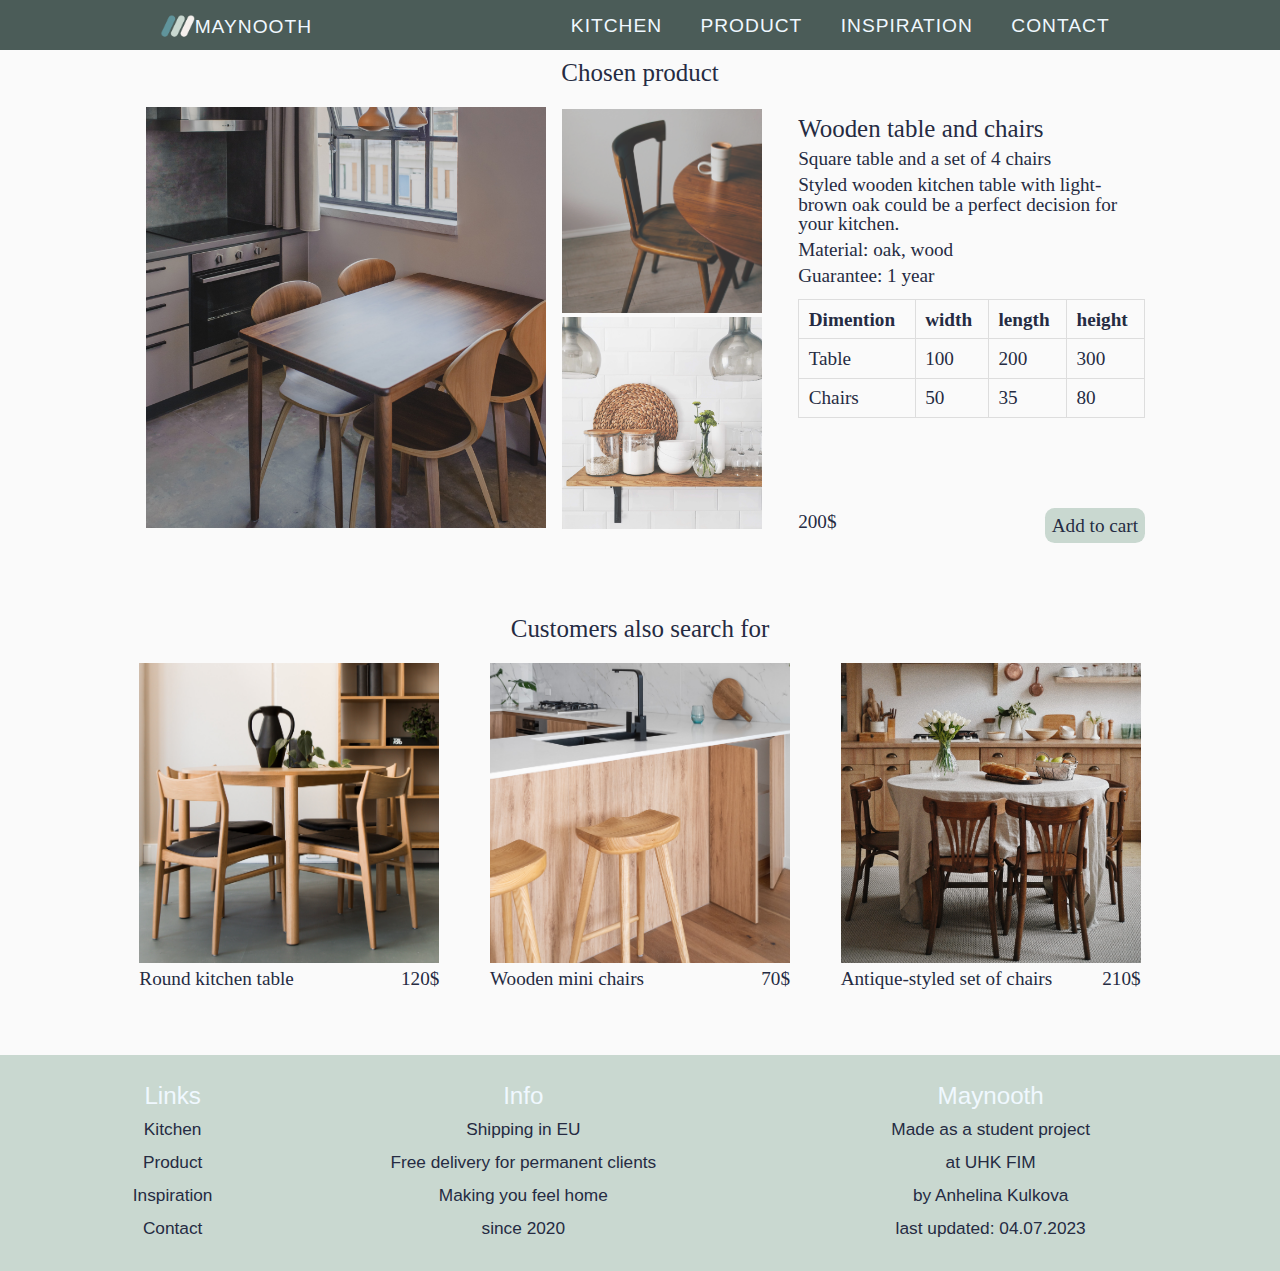
<file: product.html>
<!DOCTYPE html>
<html lang="en">
<head> <meta charset="UTF-8">
    <meta http-equiv="X-UA-Compatible" content="IE=edge">
    <meta name="viewport" content="wdth=device-width, initial-scale=1.0">
    <title>Maynooth</title>
    <link rel="icon" type="image/x-icon" href="pictures/logo/favicon.png">
    <link rel="stylesheet" href="style1.css">
</head>
<body> 
    <header class="header"> 
        <span class = "logo-pic">
            <a class = "logoN" href="index.html"> <img src = "pictures/logo/maynoothLOGO.png" width="37" height="25" alt="logo">MAYNOOTH</a>
        </span>
         <!-- Hamburger icon -->
            <input class="side-menu" type="checkbox" id="side-menu">
            <label class="hamb" for="side-menu">
                <span class="hamb-line"></span>
            </label>
        
        <nav class="nav"> 
    
                <ul class="menu">
                    <li class = "nav_item">
                        <p><a href="kitchen.html">KITCHEN</a></p>
                    </li>
                    <li class = "nav_item">
                        <p><a href="product.html">PRODUCT</a></p>
                    </li>
                    <li class = "nav_item">
                        <p><a href="inspiration.html">INSPIRATION</a></p>
                    </li>
                    <li class = "nav_item">
                        <p><a href="contactUs.html">CONTACT</a></p> 
                    </li> 
                </ul>
        </nav>
        </header>

    <main>
        <div class = "product__container">
            <h2>Chosen product</h2>
            <section class = "product_info">

            <div class = "pic-container">

                <div class="column">
                    <div class="el1">
                      <img src="pictures/product/ProdTable.jpg" alt="Table" width = "400" 
                      onclick="openModal();currentSlide(1)" class="hover-shadow cursor">
                    </div>
                </div>

                <div class = "column2">

                    <div class="row">
                      <img src="pictures/product/ProdDarkChair.jpg" alt="Glass" width = "200" 
                      onclick="openModal();currentSlide(2)" class="hover-shadow cursor">
                    </div>

                    <div class="row">
                      <img src="pictures/product/ProdGlass.jpg" alt="Drawers" width = "200" 
                      onclick="openModal();currentSlide(3)" class="hover-shadow cursor">
                    </div>
                </div>
            </div>


                <div id="myModal" class="modal">
                        <span class="close cursor" onclick="closeModal()">&times;</span>
                        <div class="modal-content">

                            <div class="mySlides">
                                <div class="numbertext">1</div>
                                <img src="pictures/product/ProdTable.jpg" style="width:60%" alt="table"> 
                                <div class="caption-container">
                                    <p class="caption">Wooden table with chairs</p>
                                </div>
                            </div>
                        
                            <div class="mySlides">
                                <div class="numbertext">2</div>
                                <img src="pictures/product/ProdDarkChair.jpg" style="width:60%" alt="DarkChair">
                                    <div class="caption-container">
                                        <p class="caption">Crafted wooden chair</p>
                                    </div>
                            </div>
                        
                            <div class="mySlides">
                                <div class="numbertext">3</div>
                                <img src="pictures/product/ProdGlass.jpg" style="width:60%" alt="Glass">
                                <div class="caption-container">
                                    <p class="caption">Set of conteiners</p>
                                </div>
                            </div>
                            
                            <a class="prev" onclick="plusSlides(-1)">&#10094;</a>
                            <a class="next" onclick="plusSlides(1)">&#10095;</a>
                        
                                
                    </div>
                </div>
            <!-- </div>  -->

                <div class = "product-text">
                    <h2> Wooden table and chairs</h2>
                    <p> Square table and a set of 4 chairs</p>
                    <p>Styled wooden kitchen table with light-brown oak could be a perfect decision for your kitchen. </p>
                    <p> Material: oak, wood</p>
                    <p> Guarantee: 1 year </p>
                    <div> 
                      <table>
                        <thead>
                            <tr>
                            <th scope="col">Dimention</th>
                            <th scope="col">width</th>
                            <th scope="col">length</th>
                            <th scope="col">height</th>
                            </tr>
                        </thead>
                        <tbody>
                            <tr>
                            <td>Table</td>
                            <td>100</td>
                            <td>200</td>
                            <td>300</td>
                            </tr>
                            <tr>
                                <td>Chairs</td>
                                <td>50</td>
                                <td>35</td>
                                <td>80</td>
                            </tr>
                        </tbody>
                       
                      </table></div>
                    <div class ="price">
                        <p>200$</p>
                        <div class ="add"><p>Add to cart</p></div>
                    </div>
                </div>
            </section>
            <section class = "similar">
                <h2>Customers also search for</h2>
                <div class = "similar-container">
                    
                        <div class="similar">
                            <img src = "pictures/product/ProdModernTable.jpg"
                                    alt="main picture" width="300" height="300">
                            <div class="similar-capt"> 
                                <p>Round kitchen table</p>
                                <p>120$</p>
                            </div>
                        </div>
                        
                        <div class="similar">
                            <img src = "pictures/product/ProdChairs.jpg"
                                    alt="main picture" width="300" height="300">
                                <div class="similar-capt"> 
                                    <p>Wooden mini chairs</p>
                                    <p>70$</p>
                                </div>
                        </div>
                        
                        <div class="similar">
                            <img src = "pictures/product/ProdAntiqTable.jpg"
                                    alt="AntiqTable" width="300" height="300">
                                <div class="similar-capt"> 
                                    <p>Antique-styled set of chairs</p>
                                    <p>210$</p>
                                </div>
                        </div>
                </div>
            </section>

        </div>
    </main>
    <footer>
        <div class = "footer__container">
          <div class=" footer-cont1"> 
            <div class="footer_block"> 
              <p>Links</p>
              <div> 
                <ul class="f-menu">
                  <li class = "f-item">
                      <p><a href="kitchen.html">Kitchen</a></p>
                  </li>
                  <li class = "f-item">
                      <p><a href="product.html">Product</a></p>
                  </li>
                  <li class = "f-item">
                      <p><a href="inspiration.html">Inspiration</a></p>
                  </li>
                  <li class = "f-item">
                      <p><a href="contactUs.html">Contact</a></p> 
                  </li> 
              </ul> 
    
                </div>
            </div>
            <div class="footer_block"> 
              <p>Info</p>
              <div>
                <p>Shipping in EU</p>
                <p>Free delivery for permanent clients</p>
                <p>Making you feel home</p>
                <p>since 2020</p>
              </div>
            </div>
            <!-- <div class="footer_block"> 
                Footer 3
            </div> -->
          </div>
          <div class="footer-cont"> 
            <div class="footer_end"> 
              <p>Maynooth</p>
              <p>Made as a student project</p>
              <p>at UHK FIM</p>
              <p>by Anhelina Kulkova</p>
              <p>last updated: 04.07.2023</p>
            </div>
        </div>
        </div>
      </footer> 


    <script>
        function openModal() {
          document.getElementById("myModal").style.display = "block";
        }
        
        function closeModal() {
          document.getElementById("myModal").style.display = "none";
        }
        
        var slideIndex = 1;
        showSlides(slideIndex);
        
        function plusSlides(n) {
          showSlides(slideIndex += n);
        }
        
        function currentSlide(n) {
          showSlides(slideIndex = n);
        }
        
        function showSlides(n) {
          var i;
          var slides = document.getElementsByClassName("mySlides");
          var dots = document.getElementsByClassName("demo");
          var captionText = document.getElementsByClassName("caption");
          if (n > slides.length) {slideIndex = 1}
          if (n < 1) {slideIndex = slides.length}
          for (i = 0; i < slides.length; i++) {
              slides[i].style.display = "none";
          }
          for (i = 0; i < dots.length; i++) {
              dots[i].className = dots[i].className.replace(" active", "");
          }
          slides[slideIndex-1].style.display = "block";
          dots[slideIndex-1].className += "active";
          captionText.innerHTML = dots[slideIndex-1].alt;
        }
        </script>

</body>
</html>
</file>
<file: style1.css>
*{
    padding: 0;
    margin: 0;
    border: 0;
    box-sizing: border-box;
}

  /* *,*:before,*:after{
    -moz-box-sizing: border-box; 
    -webkit-box-sizing: border-box;
    box-sizing: border-box;
  } */

  :focus,:active{outline: none;}
  a:focus,a:active{outline: none;} 

  nav,footer,header,aside{display: block;}

  a, a:visited{text-decoration: none;}
  a{ color: black;}
  a:hover{
    text-decoration: none;
    color:#C9D8D0}
  ul li{list-style: none;}
  img{vertical-align: top;}

  h1,h2,h3,h4,h5,h6{
    font-size:inherit;
    font-weight: 400;
}
header{
    width: 100%;
}
body {
  height: 100%;
  font-family: Montserrat;
  font-size: 1.2em;
  font-weight: 500;
  line-height: 1;
  color: #252B42;
  background-color: #FAFAFA;
}
[class*="__container"]{
	max-width: 1082px;
	margin: 0 auto;
	padding: 0 15px;
}
@media screen and (max-width: 600px) {
    [class*="__container"]{
        max-width: 560px;
    }
}
main{
    margin: 40px 0;   
}
h1{
    /* font-family:Raleway, 'Open Sans' system-ui, -apple-system, BlinkMacSystemFont, 'Segoe UI', Roboto, Oxygen, Ubuntu, Cantarell, 'Helvetica Neue', sans-serif ; */
    text-align: center;
    font-size: 130%;
    letter-spacing: 1px;
}
h2{
    margin: 2% 0;
    padding-top: 2%;
    /* font-size: 120%; */
    text-align: center;
    font-size: 130%;
}
/* NAV-TRY */
.header{
    background-color:#4B5C58;
    width: 100%;
    height: 50px;
}
.logo-pic{
    width: 20%;
    /* margin-right: 0%; */
    position: absolute;
    /* display: inline-block; */
}
.logoN{
    width: 20%;
    /* display: inline-block; */
    /* margin-left: 10px; */
    padding: 8px 32px;
    color: aliceblue;
    display: flex; 
    align-items: center;
    margin: 0;
}
header
{   z-index: 2;
    background-color:#4B5C58;
    font-family:'Lucida Sans', 'Lucida Sans Regular', 'Lucida Grande', 'Lucida Sans Unicode', Geneva, Verdana, sans-serif; 
    font-size: 100%; 
    padding: 0.5% 10%;
    position: fixed; 
    top: 0; 
    width: 100%; 
    letter-spacing: 1px;
} 
nav a 
{ 
    text-decoration: none;
    padding-right: 2em; 
    color: aliceblue;
}
.nav{
    max-height: none;
    top: 0;
    position: relative;
    float: right;
    width: fit-content;
    background-color: transparent;
}
.menu{
    background-color: #4B5C58;
    padding: 10px 4px;
}
.menu li{
    float: left;
}
.side-menu {
    display: none;
}

@media screen and (max-width: 768px) 
{   main{
        margin-top: 4%;
    }
    header{
        padding: 0;
    }
    .header{
        background-color:#4B5C58;
        width: 100%;
        height: 50px;
    }
    /* .nav-vis-cont{
        display: flex;
       
    } */
    .logo-pic{
        width: max-content;
        margin-right: 0%;
        display: inline-block;
    }
    .logoN{
        /* display: inline-block; */
        margin-left: 10px;
        padding-top: 10px;
        color: aliceblue;
        display: flex; 
        align-items: center;
        margin-right: 0;
    }
    
    .nav{
        width: 100%;
        height: max-content;
        position: fixed;
        overflow: hidden;
        padding: 0;
    
    }
    .menu{
        display: flex;
        flex-direction: column;
        /* justify-content: flex-start; */
    }
    .menu p{
        display: block;
        padding: 30px;
        color:#ccc;
        /* float: right; */
    }
    .menu p:hover{
        background-color:#C9D8D0;
        color: #252B42;
        width: 90%;
        /* float: right; */
    }
     .menu p a:hover{
       
        color: #252B42;
    }
    
    .nav{
        max-height: 0;
        transition: max-height .5s ease-out;
    }
    /* Menu Icon */
    .hamb{
        cursor: pointer;
        float: right; 
        padding: 20px 20px;
    }/* Style label tag */

    .hamb-line {
        background:#ccc;
        display: block;
        height: 2px;
        position: relative;
        width: 24px;

    } /* Style span tag */

    .hamb-line::before,
    .hamb-line::after{
        background:#ccc;
        content: '';
        display: block;
        height: 100%;
        position: absolute;
        transition: all .2s ease-out;
        width: 100%;
    }
    .hamb-line::before{
        top: 5px;
    }
    .hamb-line::after{
        top: -5px;
    }

    .side-menu {
        display: none;
    } /* Hide checkbox */

    .side-menu:checked ~ nav{
        max-height: 100%;
    }
    .side-menu:checked ~ .hamb .hamb-line {
        background: transparent;
    }
    .side-menu:checked ~ .hamb .hamb-line::before {
        transform: rotate(-45deg);
        top:0;
        z-index: 5;
    }
    .side-menu:checked ~ .hamb .hamb-line::after {
        transform: rotate(45deg);
        top:0;
        z-index: 5;
    }
}
@media screen and (max-width: 425px) {
    main{
        margin-top: 12%;
    }
}
/* @media (min-width: 768px) {
    .nav{
        max-height: none;
        top: 0;
        position: relative;
        float: right;
        width: fit-content;
        background-color: transparent;
    }
    .menu li{
        float: left;
    }} */



/* nav li{
    display: inline-block;
} */

/* nav .nav__container{
    display: flex;
    justify-content: space-around;
} */
/* .logo{
    display: flex;
    padding-right: 1em;
} */
/* .logo-im{
    padding-right: 0;
} */


/* nav .navbar-toggler {
    display: none;
    margin: 5px 5px 3px 5px;
    cursor: pointer;
} */
/* nav label{
    padding: 5px;
} */
/* nav .navbar-toggler .bar {
    width: 40px;
    height: 5px;
    margin-bottom: 10px;
    background: #ffffff;
    border-radius: 10%;
    transition: .4s;
} */

header input {
    display: none;
}
/* @media (max-width: 100px){
    nav{
        font-size: 80%;
        padding: 1% 0;
        width: 768px;
    }
    .logo-im img{
        width: 27px;
        height: auto;
    }
} */
/* @media (max-width: 100px) {
    main{
        margin-top: 3.5em;
    }
    nav{
       
        max-height: max-content;
        font-size: 110%;
    }
    .logo-im img{
        width: 30px;
        height: auto;
    }
    nav .nav_list {
        display: flex;
        flex-direction: column;
        position: absolute;
        font-size: 110%;
        background:#4B5C58;
        width: 100%;
        top: 2px;
        transform: translateY(-180%);
        z-index: -1;
        transition: .6s;
        padding:3% 0;
    }

    nav .nav_list .nav_item {
        
        padding: 15px 0 5px 55px;
       
    }
    nav .navbar-toggler {
        display: grid !important;
        max-width: fit-content;
        max-height: fit-content;
    }
    nav li:hover{
        background-color:#C9D8D0
    }
    nav li:hover, a:hover{
        color:black;
    }
} */


/* @media (max-width: 320px) {
    nav{
        max-width: 320px;
    }
} */

/* input:checked ~ nav .nav_list {
    transform: translateY(0);
}

input:checked ~ nav .navbar-toggler {
    margin-top: 35px;
}

input:checked ~ nav .navbar-toggler .bar:nth-child(1) {
    position: absolute;
    transform: rotate(45deg);
}

input:checked ~ nav .navbar-toggler .bar:nth-child(2) {
    display: none;
}

input:checked ~ nav .navbar-toggler .bar:nth-child(3) {
    transform: rotate(-45deg);
} */




.welcome-pic img{
    max-width: 100%;
    height: auto;
    position: relative;
}

.welcome-text{
    position: absolute;
    top: 35%;
    left: 35%;
    font-weight: 800;
    font-size: 180%;
}

@media screen and (max-width: 768px){
    .welcome-text{
        left: 33%;
        font-size: 100%;
      }
}
@media screen and (max-width: 600px){
    .welcome-text{
        text-align: center;
        /* background-color:whitesmoke; */
        color:#252B42;
        width: 100%;
        font-size: 90%;
        left:0px;
        top:80px;
    }
}

.clearance_main 
{
    display: flex; 
    justify-content: space-around;
    padding-bottom: 2%;
    align-items: center;
    flex-wrap: wrap;

}
.clearance_main p{
    padding: 2% 0;
}
.clearance-capt{
    display: flex;
    justify-content: space-between;
}
.cl-price-capt{
    display: flex;
    padding: 2% 0;
}
.clearance-capt .cl-price-capt p{
    padding-left: 10px;
}
.cl-price-capt p.new-price{
    color:#60949B;
}
.cl-price-capt p.old-price{
    text-decoration: line-through;
}

@media screen and (max-width: 675px) {
    .clearance_main
    {
        display: flex; 
        flex-direction: column;
        align-items: center;
    }

    .clearance_main p{
        padding: 5% 0;
    }
    .cl-price-capt{
        padding: 3.3% 0;
    }
}
.shopByRoom__container
{
    display: flex; 
    flex-direction: column; 
    justify-content: space-around;
    align-items: center;
}
.room1
{
    display: flex; 
    /* flex-direction: column;   */
    min-width: 80%;
    /* justify-content: space-between; */
    /* align-items:; */
    padding: 1% 0 0 0;
}
.room2
{
    display: flex; 
    min-width: 80%;
    padding: 2% 0 2% 33%;

}
.room1 div
{
    padding: 15% 3%;
    font-size: 120%;
}
.room2 div
{
    padding: 15% 2% 15% 0;
    font-size: 120%;
    text-align: right;
    max-width: fit-content;
}
@media (max-width: 768px) {
    [class*="room"]{
        max-width: 70%;
    }
    .room2{
        padding-left: 5%;
    }

}
@media (max-width: 675px) {
    .shopByRoom__container{
        margin: 5% 0;
    }
    [class*="room"]{
        
        flex-direction: column;
        align-items: center;
        text-align: center;
        padding: 2% 0;
        border: 0.1em solid #ddd;
        margin: 1%;
    }
    .room2 div{
        text-align: center; 
    }
    div .room-text{
        padding: 4% 0;
        border: none;
    }
    
}
@media (max-width: 425px) {
    [class*="room"]{
        max-width: 350px;
        margin: 4% 0;
    }
    .shopByRoom__container img{
        max-width: 350px;
        height: auto;
    }
}
@media (max-width: 320px){
    .shopByRoom__container img{
        max-width: 300px;
        height: auto;
    }
}

/* KITCHEN */
/* .back-to a{
    color: black;
    text-decoration: none;
    text-decoration-line: underline;
}
.back-to{
    padding-bottom:1%;
} */
.kitchen-main_container{
    display: flex;
    justify-content: space-between;
}
/* .kitchen-main_container div{
    padding: 2% 0;
} */
.kitchen__container p{
    padding: 1% 0;
}
.kitchen-title h2{
    background-color: #C9D8D0;
    padding: 1% 0;
    font-size: 140%;
    width: 100%;
}
.kitch-block{
    display: flex;
    flex-direction: column;
    /* align-items: center; */
}
@media screen and (max-width: 768px) {
    .kitchen-title h2{
        padding: 2%;
    }
    .kitchen-main_container{
        display: flex;
        
        justify-content: space-between;
        /* align-items: center; */
    }
    .kitchen-title h2{
        padding-top: 4%;
    }
    .kitchen-main_container img{
        max-width: 300px;
        height: 350px;
    }
    .kitchen-main_container{
        justify-content:space-around ;
    }
    .kitch-block{
        align-items: center;
        margin: 2% 0;
    }
}
@media screen and (max-width: 425px) {
    .kitchen-main_container{
        flex-direction: column;
        justify-content: space-between;
        align-items: center;
    }
}


.grid__container {
    display: grid;
    gap: 3%;
    grid-template-columns: auto auto auto;
    justify-content: space-around;
    padding: 3% 0;
    margin-bottom: 5%;
}
.text-heart
{
    display: flex; 
    justify-content: space-between;
    padding: 2% 0;
}
@media screen and (max-width: 768px) {
    .grid__container{
        max-width: 80%;
    }
}
@media screen and (max-width: 600px) {

    .grid__container{
        display: flex;
        flex-direction: column;
        align-items: center;
    }
    .grid__container div{
        padding: 3% 0;
    }
}
@media screen and (max-width: 375px) {
    .kitchen-main_container{
        align-items: center;
    }
    .kitchen-main_container img{
        /* max-width: 340px; */
        max-width: 16em;
        height: auto;
    }
}
/* .text-heart
{
    display: flex; 
    justify-content: space-between;
    padding: 2% 0;
} */

/* product page */
.product__container h2{
    padding-top: 2%;
    margin-bottom: 0;
}
.product_info
{   
    display: flex;
    padding: 2% 0;
    /* justify-content: space-around; */
}

.pic-container{
    display: flex; 
    padding: 0 3%;
    /* justify-content: space-between; */
}

.row {
    padding: 1% 8%;
    float: left; 
}
.column2{
    display: flex;
    flex-direction: column;
    box-sizing: content-box;
}
.pic-container img{
    cursor: pointer; 
}
.column2 img {
    opacity: 0.8; 
}
.column2 img:hover {
    opacity: 1;
}
@media screen and (max-width: 768px) {
    .product__container h2{
        padding: 2% 0;
    }
    .product__container{
        align-items: center;
    }
    .product_info{
        display: flex; 
        flex-direction: column;
    }
    .pic-container{
        display: flex; 
        flex-direction: column;
    }
    .column img{
        width:100%;
        padding: 1% 8%;
    }
    .column2 img{
        width:100%;
        opacity: 1;
    }
}
/*  */
.modal {
    display: none;
    position: fixed;
    z-index: 3;
    padding-top: 3%;
    left: 0;
    top: 0;
    width: 100%;
    height: 100%;
    overflow: auto;
    background-color: #4B5C58;
}

/* Modal Content */
.modal-content {
    position: relative;
    background-color: #fefefe;
    margin: auto;
    padding: 0;
    /* width: 70%; */
    max-width: 1082px;
}

/* @media screen and (max-width: 375px) {
    .modal {
        max-width: 375px;
    }
    .modal-content{
        height: 300px;
    }
  } */

/* The Close Button */
.close {
    color: white;
    position: absolute;
    top: 10px;
    right: 25px;
    font-size: 35px;
    font-weight: bold;
}

@media screen and (max-width: 785px) {
    .close {
        color: black;
        z-index: 5;
    }
}

.close:hover, .close:focus {
    color: #C9D8D0;
    text-decoration: none;
    cursor: pointer;
}

.mySlides {
    /* display: block; */
    width: fit-content;
    padding-left: 20%;
}

.mySlides img {
    align-content: center;
}

.numbertext {
    padding: 2% 0;
}

.caption-container p {
    /* padding-left: 20%; */
    padding: 2% 20%;
}

.cursor {
    cursor: pointer;
}

/* Next and previous buttons */
.prev, .next {
    cursor: pointer;
    position: absolute;
    top: 50%;
    width: auto;
    padding: 4%;
    margin-top: -50px;
    color: black;
    font-weight: bold;
    font-size: 20px;
    transition: 0.6s ease;
    border-radius: 0 3px 3px 0;
    user-select: none;
    -webkit-user-select: none;
}

/* Position the "next button" to the right */
.next {
    right: 0;
    border-radius: 3px 0 0 3px;
}

@media screen and (max-width: 425px) {
    .modal .modal-content img {
        max-height: 400px;
        min-width: 100%;
    }

    .mySlides {
        padding: 0 5%;
    }
}

  
  

.product-text
{
    display: flex;
    flex-direction: column;
    padding: 0 2%;
    /* width: auto; */
}
.product-text h2{
    text-align: left;
}
.product-text p, .product-text div,.product-text h2
{
    padding: 1% 0;
}
table {
    border-collapse: collapse;
    width: 100%;
    margin-top: 2%;
  }
th, td {
    padding: 0.5em;
    text-align: left;
    border: 0.1em solid #ddd;
}
tr:hover {background-color: #C9D8D0;}

.product-text .price {
    padding-top: 25%;
    display: flex;
    justify-content: space-between;
}
.price .add{
    background-color: #C9D8D0;
    padding: 2%;
    border-radius: .5em;
    margin-bottom: 2%;
}
.add:hover
{
    background-color:#4B5C58;
    color: aliceblue;
    padding: 3%;

}
.similar-container{
    display: flex; 
    justify-content: space-around;
    padding: 2% 0;
}
.similar-container p{
    padding: 2% 0;
}
.similar-capt{
    display: flex;
    justify-content: space-between;
}
@media screen and (max-width: 768px) {
    .similar-container{
        flex-direction: column; 
        align-items: center;
    }
    .similar-container div{
        padding:2% 0;
    }
}
/* contact us */
input[type=text], select, textarea {
    width: 100%;
    padding: 3%;
    border: 0.1em solid #ccc;
    border-radius: 1em; 
    /* makes round angles*/
    resize: vertical;
    font-family: inherit;
}
label {
    padding: 6% 6% 6% 0;
    display: inline-block;
}
input[type=submit] {
    background-color:#4B5C58;
    color:aliceblue;
    font-size: 0.8em;
    padding: 1em 2em;
    border: none;
    border-radius: 1em;
    cursor: pointer;
    float: right;
}
input[type=submit]:hover {
    background-color:#C9D8D0;
    color: #252B42;
}
.form__container {
    border-radius: 5px;
    background-color: #f2f2f2;
    padding: 20px;
}
.col-25 {
    float: left;
    width: 25%;
    margin-top: 6px;

}
.col-75 {
    float: left;
    width: 75%;
    margin-top: 6px;
}
/* Clear floats after the columns */
.row-cont:after {
    content: "";
    display: table;
    clear: both;
}


@media screen and (max-width: 600px) 
{
    .col-25, .col-75, input[type=submit] 
    {
      width: 100%;
      margin-top: 0;
    }
    .form__container p{
        padding: 2%;
    }
}
@media screen and (max-width: 375px) 
{   .contact-title h2{
    padding: 0.5em 0;
    }
    .col-25, .col-75, input[type=submit] 
    {
      width: 100%;
      margin-top: 0;
    }
    .col-75 input[type=text] {
        height: 4em;
    }
    .col-75 select{
        height: 4em;
        color:black;
    }
    input[type=submit] {
        margin: 2% 0;
        padding: 6% 0;
    }
}

/* INSIPRATION */

/* .get-inspired{
    padding-top: 2%;
} */
.get-inspired h1{
   font-size: 130%;
   text-align: center;
}
.ideas-pic{
    display: flex;
}
.ideas{
    padding-bottom:2%;
    /* align-content: center; */
    /* display: flex;
    flex-direction: column;
    justify-content: center; */
}
.id1{
    padding-left: 25%;
}
.lightbg{
    background-color: #F5F0ED;
    padding: 6% 18% 0 2%;
    width: 100%;
}

.bluebg{
    background-color:#C9D8D0;
    padding: 6% 2% 0 0;
    width: 100%;
}
.id2 {
    padding-right: 26.5%;
}
.id2 .ideas-text{
    text-align: right;
}
.ideas-text h3, .art-text h3{
    font-weight:bold;
    font-size:larger;
}
@media screen and (max-width: 768px) {
    .get-inspired{
        margin: 1% 3%;
    }

    [class *= "bg"]{
        padding: 2% 0;
    }

    .ideas-pic{
        display: flex;
        flex-direction: column;
        margin: 6% 0;
        
        /* max-width:fit-content; */
        /* padding: 1% 0; */
        /* border: 0.1em solid #ddd; */

    }
    .id1, .id2, .id2 .ideas-text{
        padding: 0;
        text-align: center;
        align-items: center;
    }
}

.art-text{
    text-align: center;
}
.articles__container h3
{
    font-weight: bold;
    padding: 1% 0;
}
.bluebg h3 :hover{
    color: #F5F0ED;
}
.articles__container{
    padding: 1% 0;
}
.articles__container p {
    padding: 1% 0;

}

.art-tips{
    display: flex;
    justify-content: space-between;
    margin: 1% 0;
    /* flex-wrap: wrap; */
    /* align-items: center; */
    /* max-width: 80%; */
}
.tip{
    text-align: center;
    background-color: #F5F0ED;
    margin: 1% 1%;
    padding: 1% 2%;
    border: 0.1em solid #F5F0ED;
    /* border-radius: 1em;  */
    box-shadow: 3px 3px 5px #ccc;
    /* max-width:50%; */
}
.tip-text{
    padding: 1% 0;
}

@media screen and (max-width: 768px) 
{   
    .art-tips{
        display: flex;
        flex-direction: column;
        align-items: center;
    }  
    .ideas-pic {
        box-shadow: 3px 3px 3px 3px #ccc;
    }
}
@media screen and (max-width: 425px){
    .articles__container{
        margin: 2% 2%;
    }
    .art-tips .tip{
        margin:4% 2%;
    }
   
}

/* .tip img{
   
    border-radius: 1em; 
} */

footer
{
    background-color:#C9D8D0;
    font-family:'Lucida Sans', 'Lucida Sans Regular', 'Lucida Grande', 'Lucida Sans Unicode', Geneva, Verdana, sans-serif; 
    font-size: 90%; 
    color:#252B42;
    padding: 2% 0 ;
    text-align: center;
} 
.footer__container
{   
    display: flex;
    /* justify-content:space-around; */
    /* padding: 1% 0; */
}
.footer-cont{
    flex: 1;
}
.footer-cont1{
    display: flex;
    flex:2;
    justify-content:space-around;
}
.footer-cont1 .footer_block .f-item a{
    color:#252B42
}
.footer-cont1 .footer_block{
    padding-right:20%;
}
.footer_end p, .footer_block p{
    padding: 8px 2px;
}
.footer_end :first-child, .footer_block>p{
    font-size: 140%;
    color:aliceblue;
    padding: 4px 0;
}
@media screen and (max-width: 675px) {
    .footer__container {   
        display: flex;
        flex-direction: column;
    }
    .footer-cont1{
        flex-direction: column;
        align-items: center;
    }
    .footer-cont1 .footer_block{
        padding-right:0;
    }
    .footer_block{
        padding-bottom: 8%;
    }

}

/* NAV-TRY */
/* @media screen and (max-width: 675px) 
{   
    
    .header{
        background-color:#4B5C58;
        width: 100%;
        height: 50px;
    }
    
    .logo-pic{
        width: max-content;
        margin-right: 0%;
        display: inline-block;
    }
    .logoN{
       
        margin-left: 10px;
        padding-top: 10px;
        color: aliceblue;
        display: flex; 
        align-items: center;
        margin-right: 0;
    }
    
    .nav{
        width: 100%;
        height: max-content;
        position: fixed;
        overflow: hidden;
        padding: 0;
    
    }
    .menu{
        display: flex;
        flex-direction: column;
       
    }
    .menu p{
        display: block;
        padding: 30px;
        color:#ccc;
        justify-content: flex-end;
    }
    .menu a:hover{
        background-color:#C9D8D0;
    }
    .nav{
        max-height: 0;
        transition: max-height .5s ease-out;
    }
    
    .hamb{
        cursor: pointer;
        float: right; 
        padding: 20px 20px;
    }

    .hamb-line {
        background:#ccc;
        display: block;
        height: 2px;
        position: relative;
        width: 24px;

    } 

    .hamb-line::before,
    .hamb-line::after{
        background:#ccc;
        content: '';
        display: block;
        height: 100%;
        position: absolute;
        transition: all .2s ease-out;
        width: 100%;
    }
    .hamb-line::before{
        top: 5px;
    }
    .hamb-line::after{
        top: -5px;
    }

    .side-menu {
        display: none;
    } 

    .side-menu:checked ~ nav{
        max-height: 100%;
    }
    .side-menu:checked ~ .hamb .hamb-line {
        background: transparent;
    }
    .side-menu:checked ~ .hamb .hamb-line::before {
        transform: rotate(-45deg);
        top:0;
        z-index: 5;
    }
    .side-menu:checked ~ .hamb .hamb-line::after {
        transform: rotate(45deg);
        top:0;
        z-index: 5;
    }
} */
</file>
